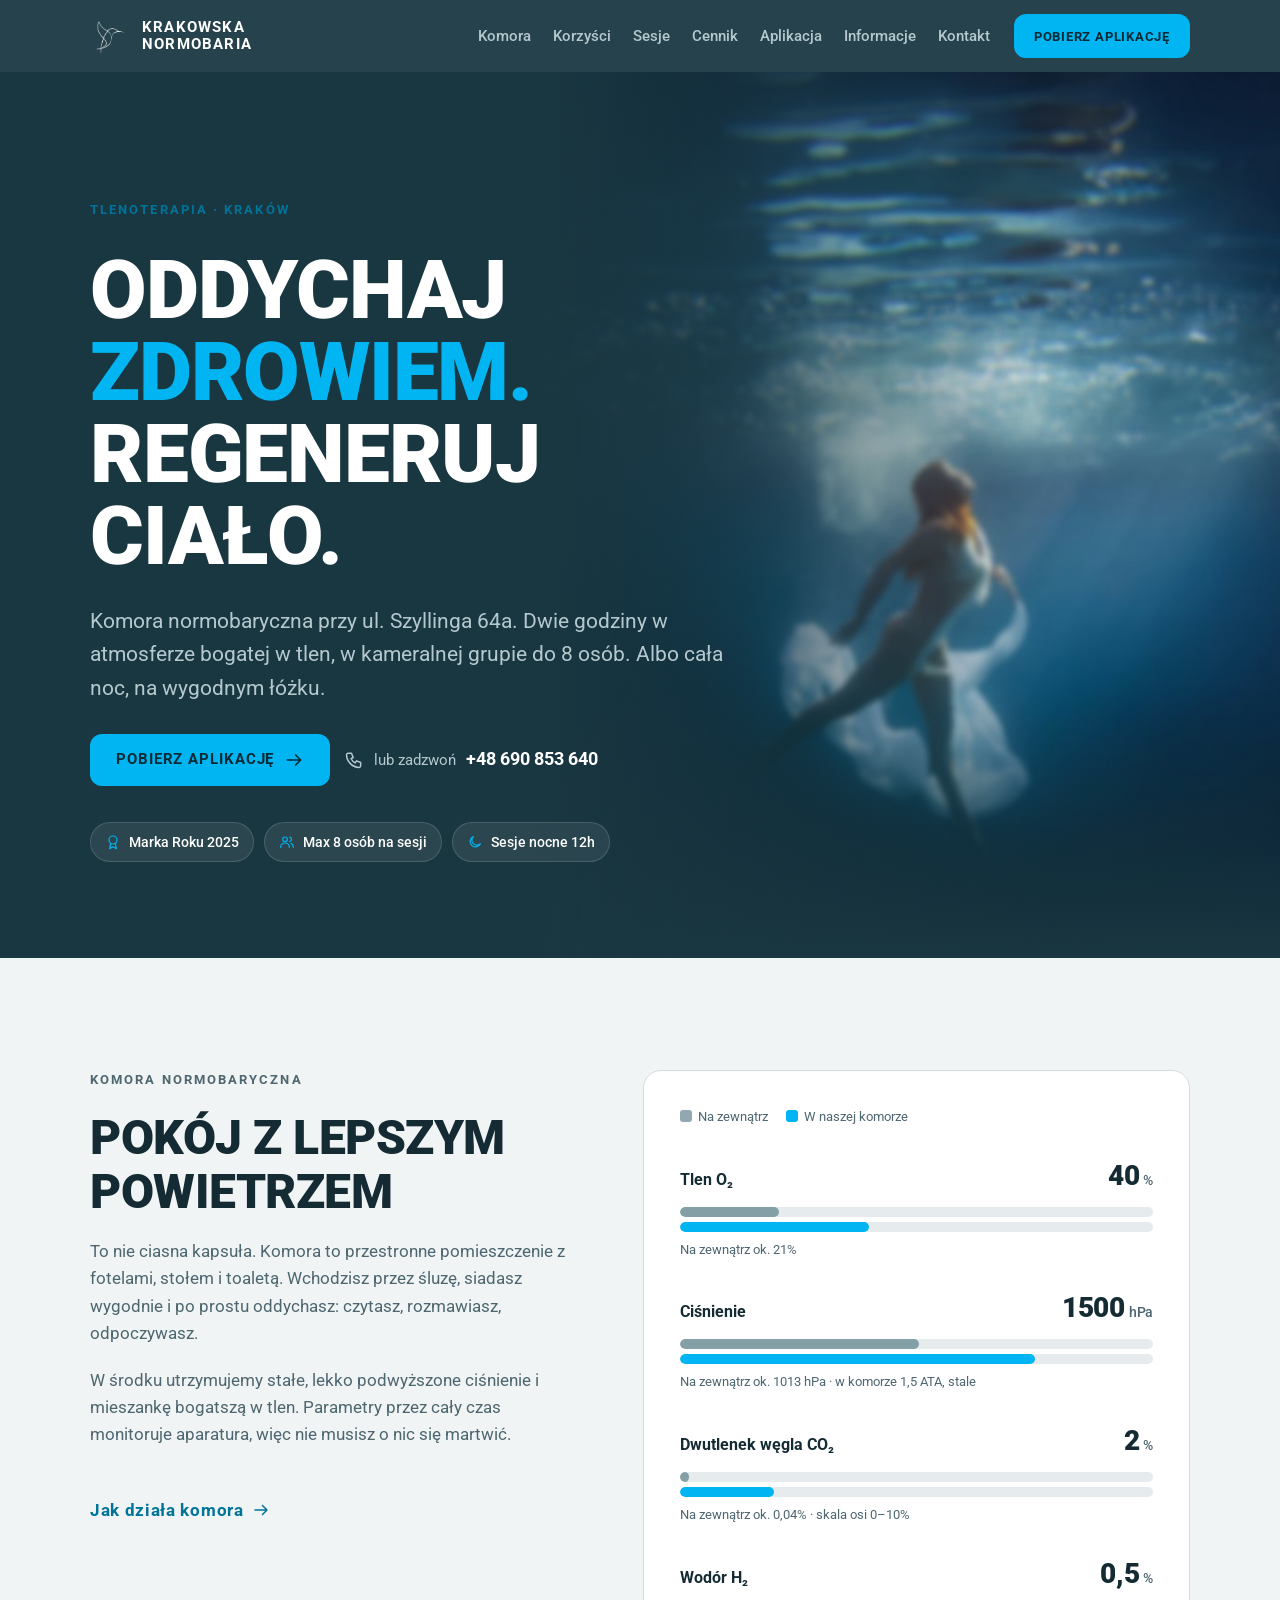
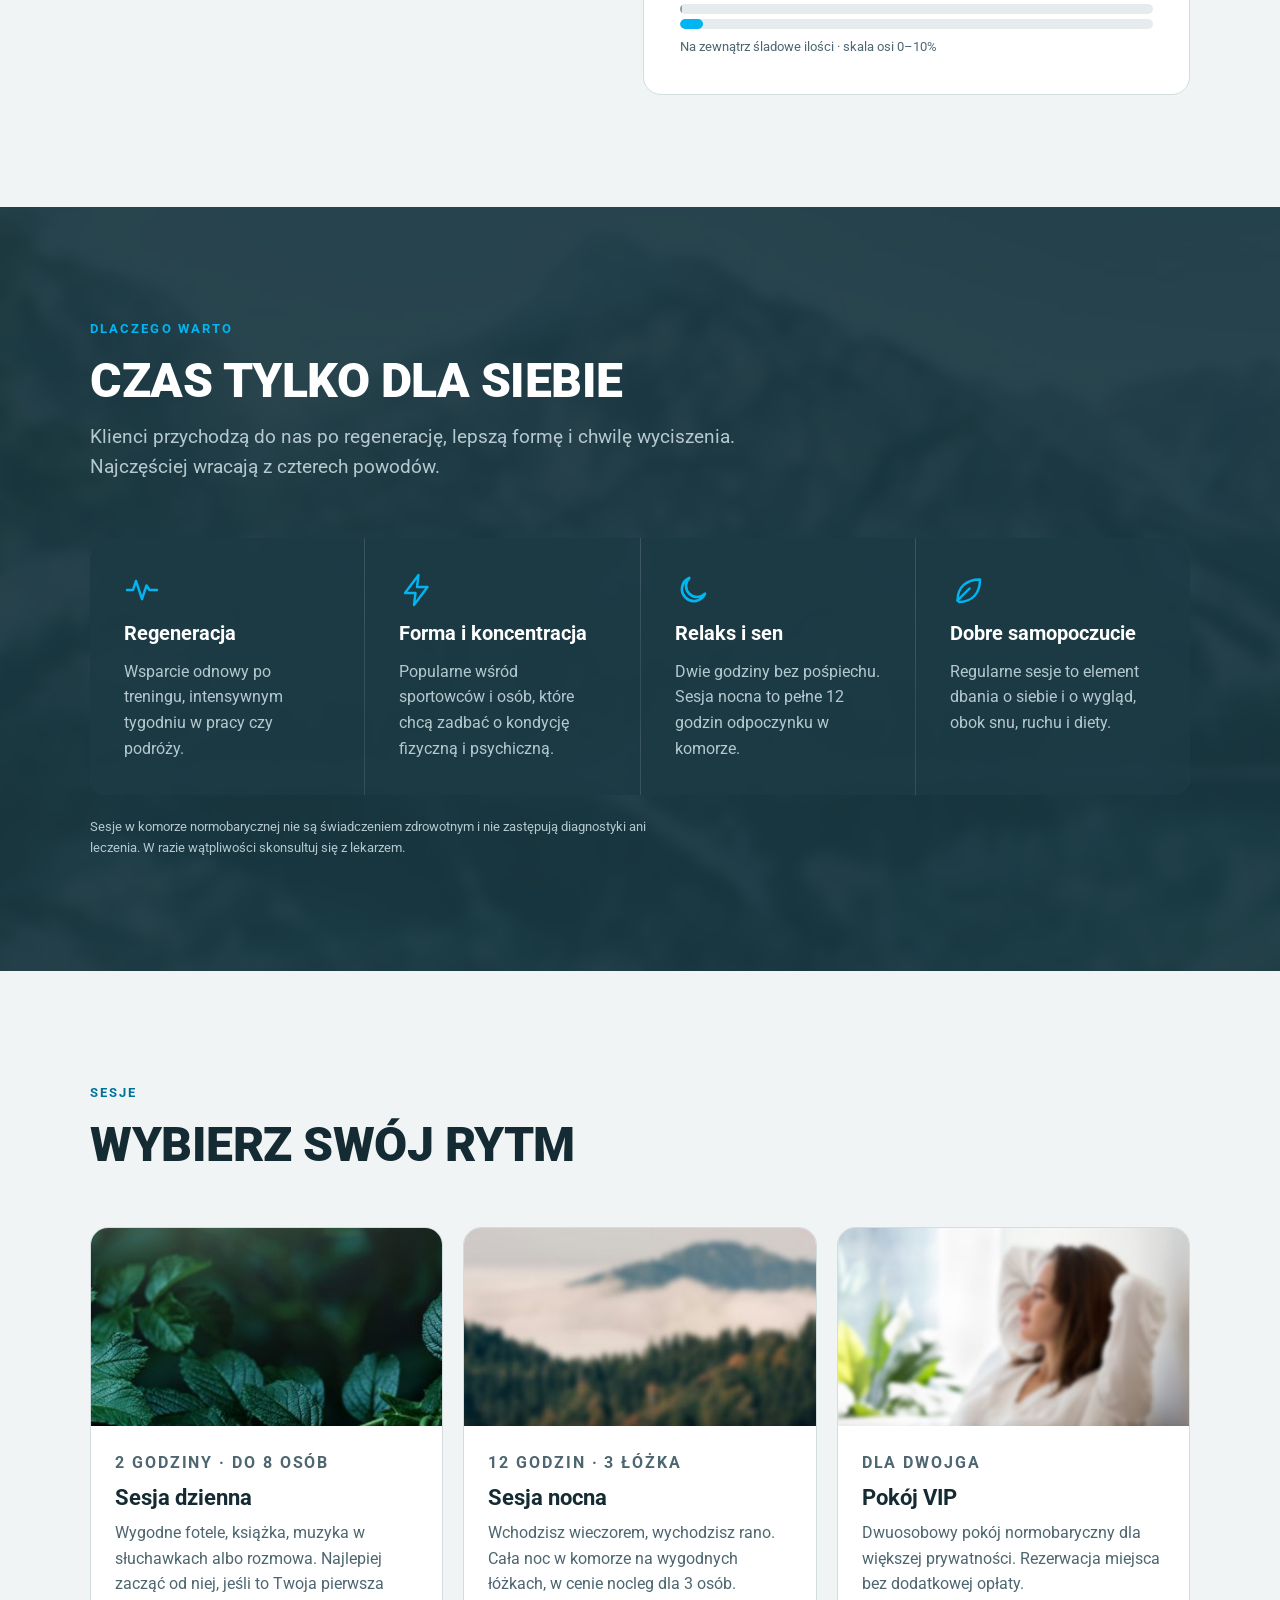
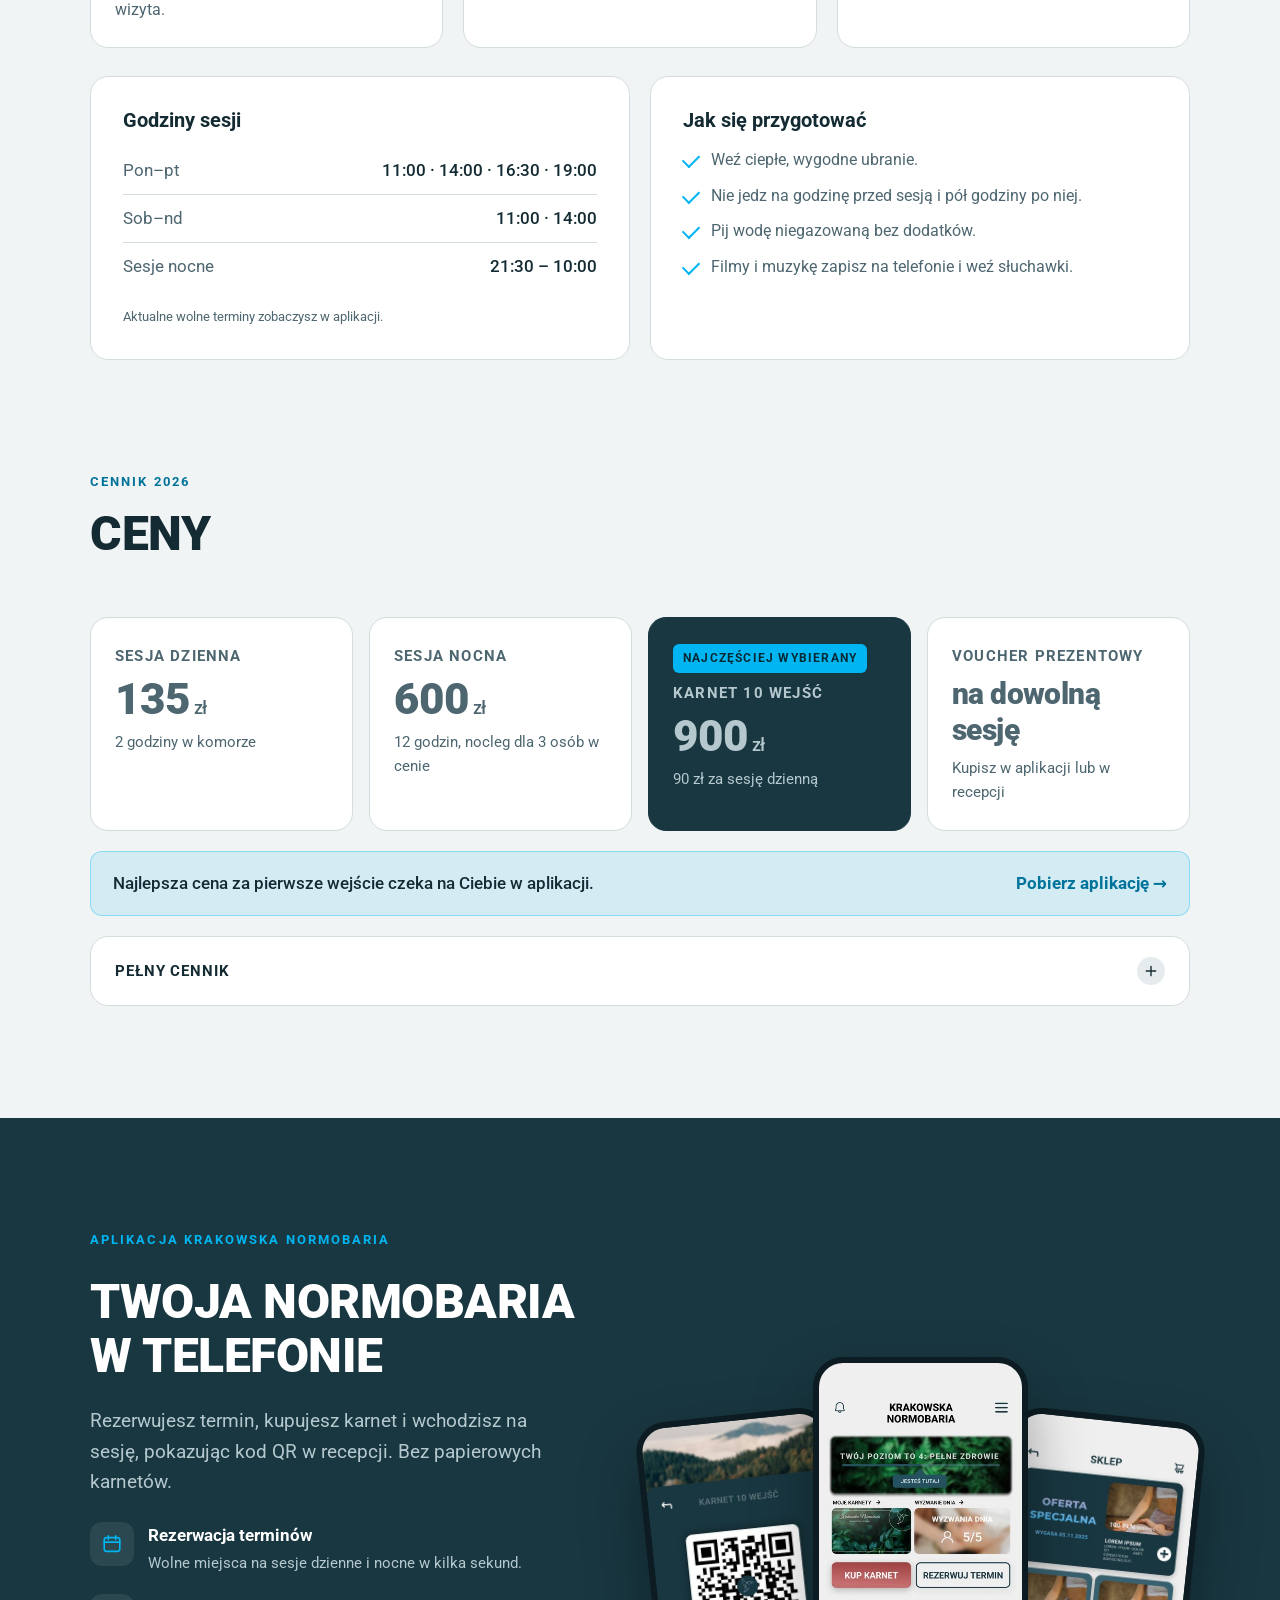
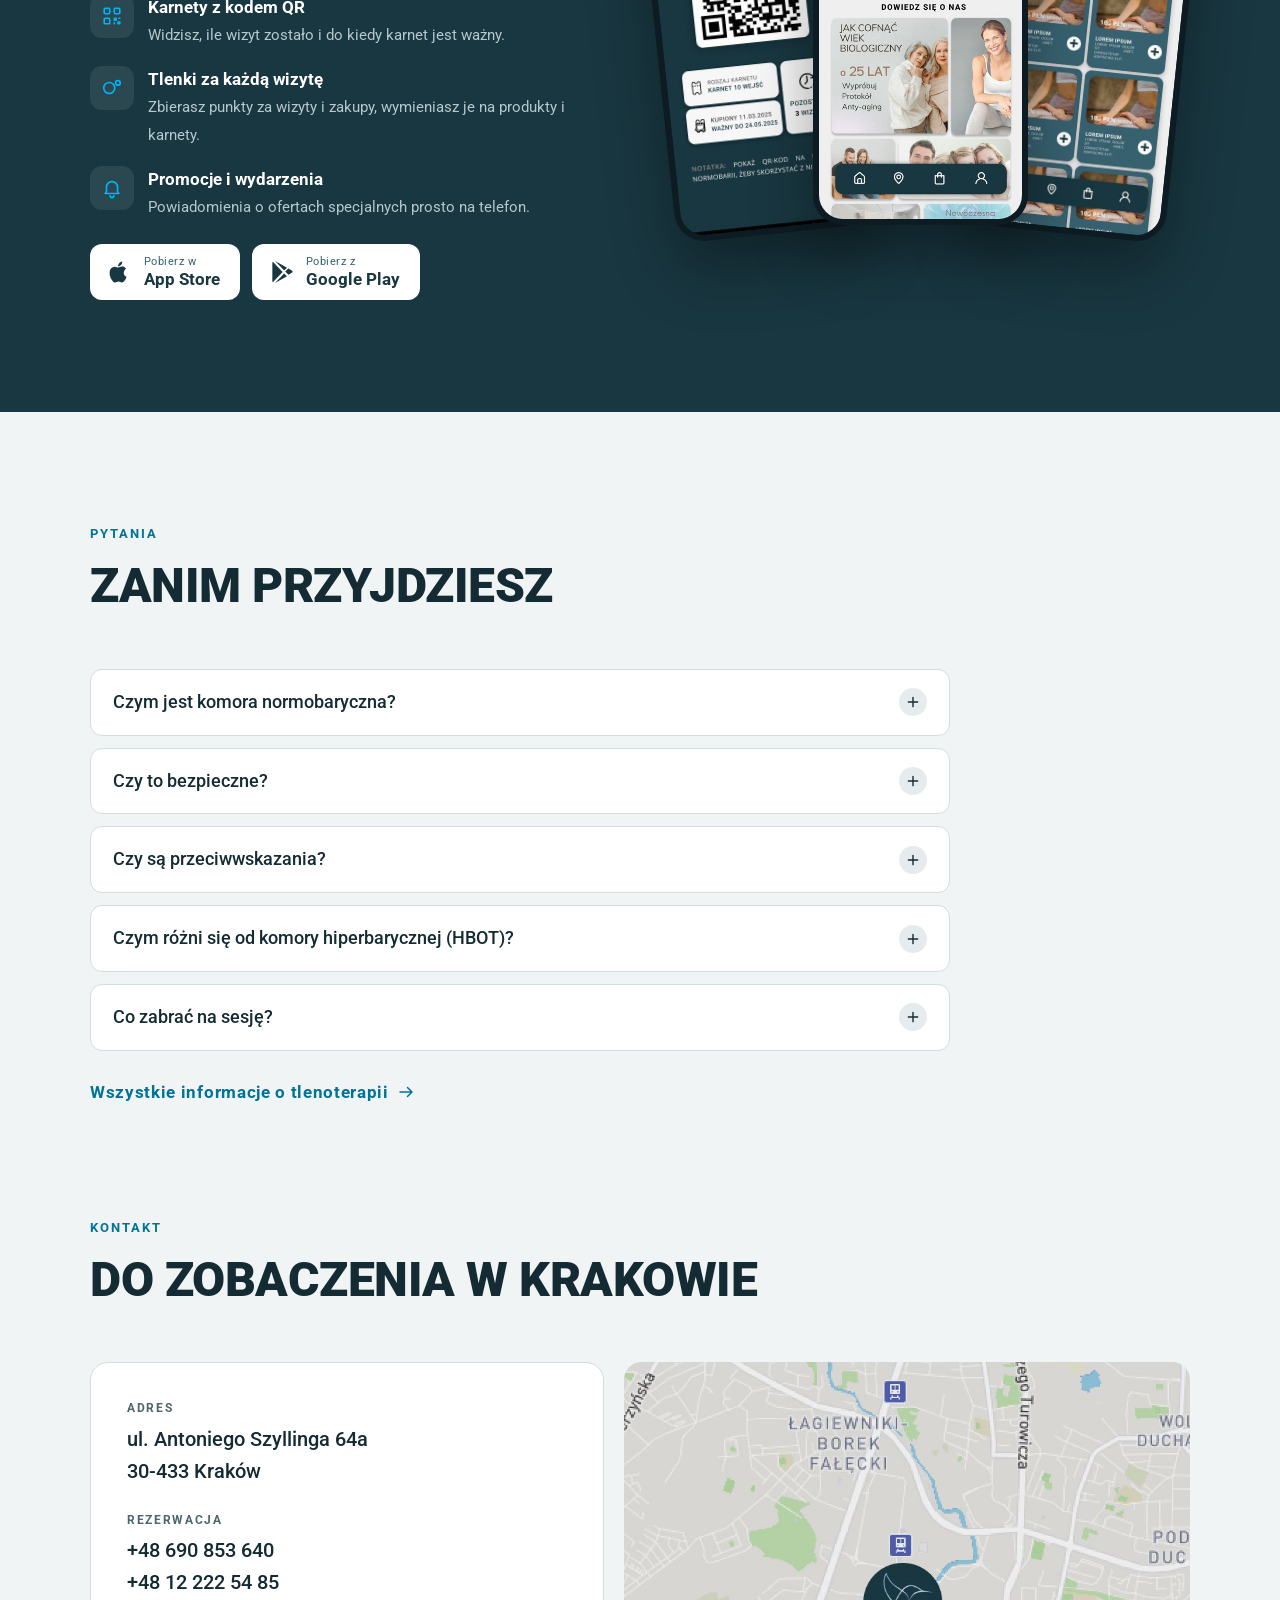
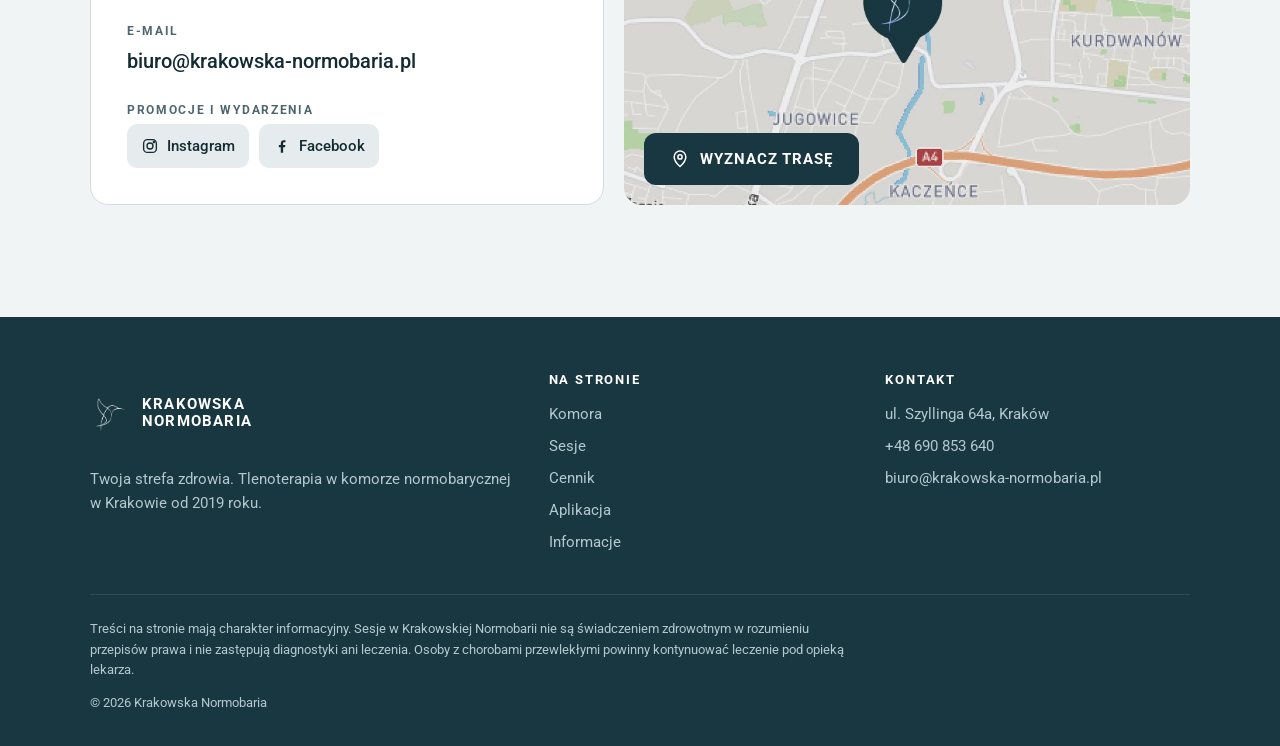
<file: index.html>
<!doctype html>
<html lang="pl">
<head>
<meta charset="utf-8">
<meta name="viewport" content="width=device-width, initial-scale=1, viewport-fit=cover">
<title>Krakowska Normobaria</title>
<meta name="description" content="Tlenoterapia w komorze normobarycznej w Krakowie. Sesje dzienne 2h i nocne 12h, max 8 osób. Rezerwuj w aplikacji Krakowska Normobaria. ul. Szyllinga 64a.">
<link rel="preconnect" href="https://fonts.googleapis.com">
<link rel="preconnect" href="https://fonts.gstatic.com" crossorigin>
<link rel="stylesheet" href="https://fonts.googleapis.com/css2?family=Roboto:wght@300;400;500;700;900&display=swap">
<link rel="stylesheet" href="styles.css">
</head>
<body>
<svg width="0" height="0" style="position:absolute" aria-hidden="true">
  <defs>
    <symbol id="i-phone" viewBox="0 0 24 24" fill="none" stroke="currentColor" stroke-width="1.8" stroke-linecap="round" stroke-linejoin="round"><path d="M5 4h4l2 5-2.5 1.5a11 11 0 0 0 5 5L15 13l5 2v4a2 2 0 0 1-2 2A16 16 0 0 1 3 6a2 2 0 0 1 2-2"/></symbol>
    <symbol id="i-apple" viewBox="0 0 24 24" fill="currentColor"><path d="M16.4 12.6c0-2.4 2-3.6 2.1-3.7-1.1-1.7-2.9-1.9-3.5-1.9-1.5-.2-2.9.9-3.7.9-.8 0-1.9-.9-3.2-.8-1.6 0-3.1 1-4 2.4-1.7 3-.4 7.3 1.2 9.7.8 1.2 1.8 2.5 3 2.4 1.2 0 1.7-.8 3.2-.8s1.9.8 3.2.8c1.3 0 2.2-1.2 3-2.4.9-1.3 1.3-2.7 1.3-2.8-.1 0-2.6-1-2.6-3.8zM14 5.4c.7-.8 1.1-1.9 1-3-1 0-2.1.7-2.8 1.5-.6.7-1.2 1.8-1 2.9 1 .1 2.1-.6 2.8-1.4z"/></symbol>
    <symbol id="i-play" viewBox="0 0 24 24" fill="currentColor"><path d="M4.5 2.6c-.3.3-.5.7-.5 1.3v16.2c0 .6.2 1 .5 1.3l9-9.4-9-9.4zm10.4 8.1 2.6-2.7L6.6 1.9l8.3 8.8zm0 2.6-8.3 8.8 10.9-6.1-2.6-2.7zm3.9-4.6-2.9 2.9 2.9 2.9 3.2-1.8c.9-.5.9-1.7 0-2.2l-3.2-1.8z"/></symbol>
    <symbol id="i-award" viewBox="0 0 24 24" fill="none" stroke="currentColor" stroke-width="1.8" stroke-linecap="round" stroke-linejoin="round"><circle cx="12" cy="9" r="6"/><path d="m8.5 14-1.5 8 5-3 5 3-1.5-8"/></symbol>
    <symbol id="i-users" viewBox="0 0 24 24" fill="none" stroke="currentColor" stroke-width="1.8" stroke-linecap="round" stroke-linejoin="round"><circle cx="9" cy="8" r="3.5"/><path d="M2.5 20a6.5 6.5 0 0 1 13 0"/><path d="M16 4.6a3.5 3.5 0 0 1 0 6.8M18 14a6.5 6.5 0 0 1 3.5 6"/></symbol>
    <symbol id="i-moon" viewBox="0 0 24 24" fill="none" stroke="currentColor" stroke-width="1.8" stroke-linecap="round" stroke-linejoin="round"><path d="M20 14.5A8 8 0 1 1 9.5 4a6.5 6.5 0 0 0 10.5 10.5z"/></symbol>
    <symbol id="i-pulse" viewBox="0 0 24 24" fill="none" stroke="currentColor" stroke-width="1.6" stroke-linecap="round" stroke-linejoin="round"><path d="M2 12h4l2-6 4 12 3-9 2 3h5"/></symbol>
    <symbol id="i-bolt" viewBox="0 0 24 24" fill="none" stroke="currentColor" stroke-width="1.6" stroke-linecap="round" stroke-linejoin="round"><path d="M13 2 4 14h7l-1 8 9-12h-7z"/></symbol>
    <symbol id="i-leaf" viewBox="0 0 24 24" fill="none" stroke="currentColor" stroke-width="1.6" stroke-linecap="round" stroke-linejoin="round"><path d="M5 19c0-9 6-14 15-14 0 9-5 15-14 15"/><path d="M5 19 13 11"/></symbol>
    <symbol id="i-calendar" viewBox="0 0 24 24" fill="none" stroke="currentColor" stroke-width="1.8" stroke-linecap="round" stroke-linejoin="round"><rect x="3.5" y="5" width="17" height="15" rx="2.5"/><path d="M3.5 10h17M8 3v4M16 3v4"/></symbol>
    <symbol id="i-qr" viewBox="0 0 24 24" fill="none" stroke="currentColor" stroke-width="1.8" stroke-linecap="round" stroke-linejoin="round"><rect x="3.5" y="3.5" width="6" height="6" rx="1"/><rect x="14.5" y="3.5" width="6" height="6" rx="1"/><rect x="3.5" y="14.5" width="6" height="6" rx="1"/><path d="M14.5 14.5h2v2h-2zM18.5 18.5h2v2h-2zM14.5 19.5v1M19.5 14.5h1"/></symbol>
    <symbol id="i-o2" viewBox="0 0 24 24" fill="none" stroke="currentColor" stroke-width="1.8" stroke-linecap="round" stroke-linejoin="round"><circle cx="9" cy="12" r="6"/><circle cx="18.5" cy="6.5" r="2.5"/></symbol>
    <symbol id="i-bell" viewBox="0 0 24 24" fill="none" stroke="currentColor" stroke-width="1.8" stroke-linecap="round" stroke-linejoin="round"><path d="M6 16V11a6 6 0 0 1 12 0v5l1.5 2h-15z"/><path d="M10 20.5a2 2 0 0 0 4 0"/></symbol>
    <symbol id="i-plus" viewBox="0 0 24 24" fill="none" stroke="currentColor" stroke-width="2.4" stroke-linecap="round"><path d="M12 4v16M4 12h16"/></symbol>
    <symbol id="i-arrow" viewBox="0 0 24 24" fill="none" stroke="currentColor" stroke-width="2" stroke-linecap="round" stroke-linejoin="round"><path d="M4 12h16M14 6l6 6-6 6"/></symbol>
    <symbol id="i-menu" viewBox="0 0 24 24" fill="none" stroke="currentColor" stroke-width="2" stroke-linecap="round"><path d="M3 6h18M3 12h18M3 18h18"/></symbol>
    <symbol id="i-pin" viewBox="0 0 24 24" fill="none" stroke="currentColor" stroke-width="1.8" stroke-linecap="round" stroke-linejoin="round"><path d="M12 21s-7-6.2-7-11.5a7 7 0 0 1 14 0C19 14.8 12 21 12 21z"/><circle cx="12" cy="9.5" r="2.5"/></symbol>
    <symbol id="i-ig" viewBox="0 0 24 24" fill="none" stroke="currentColor" stroke-width="1.8"><rect x="3.5" y="3.5" width="17" height="17" rx="5"/><circle cx="12" cy="12" r="4"/><circle cx="17.2" cy="6.8" r=".8" fill="currentColor"/></symbol>
    <symbol id="i-fb" viewBox="0 0 24 24" fill="currentColor"><path d="M13.5 21v-7.5h2.6l.4-3h-3V8.6c0-.9.3-1.5 1.5-1.5h1.6V4.4c-.3 0-1.2-.1-2.3-.1-2.3 0-3.9 1.4-3.9 4v2.2H7.8v3h2.6V21z"/></symbol>
  </defs>
</svg>

<header class="site-header" id="top">
  <nav class="wrap nav" aria-label="Główna nawigacja">
    <a class="brand" href="index.html"><img src="img/kolibri.png" alt=""><span>Krakowska<br>Normobaria</span></a>
    <ul class="nav-links" id="nav-links">
      <li><a href="#komora">Komora</a></li>
      <li><a href="#korzysci">Korzyści</a></li>
      <li><a href="#sesje">Sesje</a></li>
      <li><a href="#cennik">Cennik</a></li>
      <li><a href="#aplikacja">Aplikacja</a></li>
      <li><a href="informacje.html">Informacje</a></li>
      <li><a href="#kontakt">Kontakt</a></li>
    </ul>
    <a class="btn btn-primary" href="#aplikacja">Pobierz aplikację</a>
    <button class="menu-btn" id="menu-btn" aria-expanded="false" aria-controls="nav-links" aria-label="Menu"><svg><use href="#i-menu"/></svg></button>
  </nav>
</header>

<main>
  <!-- HERO -->
  <section class="hero">
    <div class="hero-media"><img src="img/woda.jpg" alt=""></div>
    <div class="wrap">
      <div class="hero-inner">
        <p class="eyebrow">Tlenoterapia · Kraków</p>
        <h1>Oddychaj <em>zdrowiem.</em> Regeneruj ciało.</h1>
        <p class="lead">Komora normobaryczna przy ul. Szyllinga 64a. Dwie godziny w atmosferze bogatej w tlen, w kameralnej grupie do 8 osób. Albo cała noc, na wygodnym łóżku.</p>
        <div class="hero-actions">
          <a class="btn btn-primary" href="#aplikacja">Pobierz aplikację <svg><use href="#i-arrow"/></svg></a>
          <div class="hero-call"><svg width="20" height="20"><use href="#i-phone"/></svg><span>lub zadzwoń</span><a href="tel:+48690853640">+48 690 853 640</a></div>
        </div>
        <div class="hero-facts">
          <span class="chip"><svg><use href="#i-award"/></svg>Marka Roku 2025</span>
          <span class="chip"><svg><use href="#i-users"/></svg>Max 8 osób na sesji</span>
          <span class="chip"><svg><use href="#i-moon"/></svg>Sesje nocne 12h</span>
        </div>
      </div>
    </div>
  </section>

  <!-- KOMORA / ATMOSFERA -->
  <section class="section" id="komora">
    <div class="wrap atmo">
      <div class="atmo-text">
        <p class="eyebrow">Komora normobaryczna</p>
        <h2 class="h2">Pokój z lepszym powietrzem</h2>
        <p>To nie ciasna kapsuła. Komora to przestronne pomieszczenie z fotelami, stołem i toaletą. Wchodzisz przez śluzę, siadasz wygodnie i po prostu oddychasz: czytasz, rozmawiasz, odpoczywasz.</p>
        <p>W środku utrzymujemy stałe, lekko podwyższone ciśnienie i mieszankę bogatszą w tlen. Parametry przez cały czas monitoruje aparatura, więc nie musisz o nic się martwić.</p>
        <a class="more-link" href="informacje.html#jak-dziala">Jak działa komora <svg><use href="#i-arrow"/></svg></a>
      </div>

      <div class="gauge" aria-label="Porównanie atmosfery na zewnątrz i w komorze">
        <div class="gauge-legend"><span><i style="background:var(--deep-2);opacity:.55"></i>Na zewnątrz</span><span><i style="background:var(--accent)"></i>W naszej komorze</span></div>

        <div class="g-row">
          <div class="g-head"><b>Tlen O₂</b><span>40<small>%</small></span></div>
          <div class="g-bars">
            <div class="bar out"><i style="width:21%"></i></div>
            <div class="bar in"><i style="width:40%"></i></div>
          </div>
          <p class="g-note">Na zewnątrz ok. 21%</p>
        </div>

        <div class="g-row">
          <div class="g-head"><b>Ciśnienie</b><span>1500<small>hPa</small></span></div>
          <div class="g-bars">
            <div class="bar out"><i style="width:50.6%"></i></div>
            <div class="bar in"><i style="width:75%"></i></div>
          </div>
          <p class="g-note">Na zewnątrz ok. 1013 hPa · w komorze 1,5 ATA, stale</p>
        </div>

        <div class="g-row">
          <div class="g-head"><b>Dwutlenek węgla CO₂</b><span>2<small>%</small></span></div>
          <div class="g-bars">
            <div class="bar out"><i style="width:2%"></i></div>
            <div class="bar in"><i style="width:20%"></i></div>
          </div>
          <p class="g-note">Na zewnątrz ok. 0,04% · skala osi 0–10%</p>
        </div>

        <div class="g-row">
          <div class="g-head"><b>Wodór H₂</b><span>0,5<small>%</small></span></div>
          <div class="g-bars">
            <div class="bar out"><i style="width:0.5%"></i></div>
            <div class="bar in"><i style="width:5%"></i></div>
          </div>
          <p class="g-note">Na zewnątrz śladowe ilości · skala osi 0–10%</p>
        </div>
      </div>
    </div>
  </section>

  <!-- KORZYŚCI -->
  <section class="section benefits on-deep" id="korzysci">
    <div class="benefits-bg"><img src="img/jezioro.jpg" alt=""></div>
    <div class="wrap">
      <div class="section-head">
        <p class="eyebrow">Dlaczego warto</p>
        <h2 class="h2">Czas tylko dla siebie</h2>
        <p class="lead">Klienci przychodzą do nas po regenerację, lepszą formę i chwilę wyciszenia. Najczęściej wracają z czterech powodów.</p>
      </div>
      <div class="ben-grid">
        <div class="ben"><svg><use href="#i-pulse"/></svg><h3>Regeneracja</h3><p>Wsparcie odnowy po treningu, intensywnym tygodniu w pracy czy podróży.</p></div>
        <div class="ben"><svg><use href="#i-bolt"/></svg><h3>Forma i koncentracja</h3><p>Popularne wśród sportowców i osób, które chcą zadbać o kondycję fizyczną i psychiczną.</p></div>
        <div class="ben"><svg><use href="#i-moon"/></svg><h3>Relaks i sen</h3><p>Dwie godziny bez pośpiechu. Sesja nocna to pełne 12 godzin odpoczynku w komorze.</p></div>
        <div class="ben"><svg><use href="#i-leaf"/></svg><h3>Dobre samopoczucie</h3><p>Regularne sesje to element dbania o siebie i o wygląd, obok snu, ruchu i diety.</p></div>
      </div>
      <p class="disclaimer-inline">Sesje w komorze normobarycznej nie są świadczeniem zdrowotnym i nie zastępują diagnostyki ani leczenia. W razie wątpliwości skonsultuj się z lekarzem.</p>
    </div>
  </section>

  <!-- SESJE -->
  <section class="section" id="sesje">
    <div class="wrap">
      <div class="section-head">
        <p class="eyebrow">Sesje</p>
        <h2 class="h2">Wybierz swój rytm</h2>
      </div>
      <div class="sess-grid">
        <article class="sess">
          <div class="sess-img"><img src="img/liscie.jpg" alt=""></div>
          <div class="sess-body">
            <p class="sess-meta">2 godziny · do 8 osób</p>
            <h3>Sesja dzienna</h3>
            <p>Wygodne fotele, książka, muzyka w słuchawkach albo rozmowa. Najlepiej zacząć od niej, jeśli to Twoja pierwsza wizyta.</p>
          </div>
        </article>
        <article class="sess">
          <div class="sess-img"><img src="img/las.jpg" alt=""></div>
          <div class="sess-body">
            <p class="sess-meta">12 godzin · 3 łóżka</p>
            <h3>Sesja nocna</h3>
            <p>Wchodzisz wieczorem, wychodzisz rano. Cała noc w komorze na wygodnych łóżkach, w cenie nocleg dla 3 osób.</p>
          </div>
        </article>
        <article class="sess">
          <div class="sess-img"><img src="img/relaks.jpg" alt=""></div>
          <div class="sess-body">
            <p class="sess-meta">Dla dwojga</p>
            <h3>Pokój VIP</h3>
            <p>Dwuosobowy pokój normobaryczny dla większej prywatności. Rezerwacja miejsca bez dodatkowej opłaty.</p>
          </div>
        </article>
      </div>

      <div class="plan">
        <div class="panel">
          <h3>Godziny sesji</h3>
          <dl class="hours">
            <div><dt>Pon–pt</dt><dd>11:00 · 14:00 · 16:30 · 19:00</dd></div>
            <div><dt>Sob–nd</dt><dd>11:00 · 14:00</dd></div>
            <div><dt>Sesje nocne</dt><dd>21:30 – 10:00</dd></div>
          </dl>
          <p class="note">Aktualne wolne terminy zobaczysz w aplikacji.</p>
        </div>
        <div class="panel">
          <h3>Jak się przygotować</h3>
          <ul class="ticks">
            <li>Weź ciepłe, wygodne ubranie.</li>
            <li>Nie jedz na godzinę przed sesją i pół godziny po niej.</li>
            <li>Pij wodę niegazowaną bez dodatków.</li>
            <li>Filmy i muzykę zapisz na telefonie i weź słuchawki.</li>
          </ul>
        </div>
      </div>
    </div>
  </section>

  <!-- CENNIK -->
  <section class="section" id="cennik" style="padding-top:0">
    <div class="wrap">
      <div class="section-head">
        <p class="eyebrow">Cennik 2026</p>
        <h2 class="h2">Ceny</h2>
      </div>
      <div class="price-grid">
        <div class="price">
          <p class="p-name">Sesja dzienna</p>
          <p class="p-val">135<small>zł</small></p>
          <p>2 godziny w komorze</p>
        </div>
        <div class="price">
          <p class="p-name">Sesja nocna</p>
          <p class="p-val">600<small>zł</small></p>
          <p>12 godzin, nocleg dla 3 osób w cenie</p>
        </div>
        <div class="price feat">
          <span class="tag">Najczęściej wybierany</span>
          <p class="p-name">Karnet 10 wejść</p>
          <p class="p-val">900<small>zł</small></p>
          <p>90 zł za sesję dzienną</p>
        </div>
        <div class="price">
          <p class="p-name">Voucher prezentowy</p>
          <p class="p-val" style="font-size:30px;line-height:1.2">na dowolną sesję</p>
          <p>Kupisz w aplikacji lub w recepcji</p>
        </div>
      </div>

      <div class="promo">
        <p>Najlepsza cena za pierwsze wejście czeka na Ciebie w aplikacji.</p>
        <a href="#aplikacja">Pobierz aplikację →</a>
      </div>

      <details class="full">
        <summary>Pełny cennik <span class="plus"><svg><use href="#i-plus"/></svg></span></summary>
        <div class="table-wrap">
          <table class="prices">
            <tbody>
              <tr><th>Sesja dzienna<small>2 godziny</small></th><td>135 zł</td></tr>
              <tr><th>Sesja nocna<small>12 godzin, nocleg dla 3 osób na łóżkach typu dostawka hotelowa</small></th><td>600 zł</td></tr>
              <tr><th>Karnet 5 wejść</th><td>600 zł</td></tr>
              <tr><th>Karnet 10 wejść</th><td>900 zł</td></tr>
              <tr><th>Karnet 50 wejść</th><td>4000 zł</td></tr>
              <tr><th>Karnet 10 sesji nocnych</th><td>4000 zł</td></tr>
              <tr><th>Pakiet intensywna regeneracja<small>20 wejść + 5 noclegów + konsultacja lekarska</small></th><td>3500 zł</td></tr>
            </tbody>
          </table>
        </div>
        <div class="fine">
          <p>Dzieci do 16 lat: 50% rabatu. Dzieci z orzeczeniem o niepełnosprawności: wstęp bezpłatny.</p>
          <p>Ceny dla grup zorganizowanych i większych pakietów ustalamy indywidualnie.</p>
        </div>
      </details>
    </div>
  </section>

  <!-- APLIKACJA -->
  <section class="section app on-deep" id="aplikacja">
    <div class="wrap app-grid">
      <div class="app-copy">
        <p class="eyebrow">Aplikacja Krakowska Normobaria</p>
        <h2 class="h2">Twoja normobaria w telefonie</h2>
        <p class="lead">Rezerwujesz termin, kupujesz karnet i wchodzisz na sesję, pokazując kod QR w recepcji. Bez papierowych karnetów.</p>
        <ul class="feat-list">
          <li><span class="ic"><svg><use href="#i-calendar"/></svg></span><div><b>Rezerwacja terminów</b><span>Wolne miejsca na sesje dzienne i nocne w kilka sekund.</span></div></li>
          <li><span class="ic"><svg><use href="#i-qr"/></svg></span><div><b>Karnety z kodem QR</b><span>Widzisz, ile wizyt zostało i do kiedy karnet jest ważny.</span></div></li>
          <li><span class="ic"><svg><use href="#i-o2"/></svg></span><div><b>Tlenki za każdą wizytę</b><span>Zbierasz punkty za wizyty i zakupy, wymieniasz je na produkty i karnety.</span></div></li>
          <li><span class="ic"><svg><use href="#i-bell"/></svg></span><div><b>Promocje i wydarzenia</b><span>Powiadomienia o ofertach specjalnych prosto na telefon.</span></div></li>
        </ul>
        <div class="store-row">
          <a class="store" href="https://apps.apple.com/pl/app/krakowska-normobaria/id6759474880" target="_blank" rel="noopener"><svg><use href="#i-apple"/></svg><span><small>Pobierz w</small><b>App Store</b></span></a>
          <a class="store" href="https://play.google.com/store/search?q=Krakowska%20Normobaria&amp;c=apps" target="_blank" rel="noopener"><svg><use href="#i-play"/></svg><span><small>Pobierz z</small><b>Google Play</b></span></a>
        </div>
      </div>
      <div class="phones" aria-hidden="true">
        <div class="phone p1"><img src="img/app-karnet.jpg" alt=""></div>
        <div class="phone p2"><img src="img/app-main.jpg" alt=""></div>
        <div class="phone p3"><img src="img/app-sklep.jpg" alt=""></div>
      </div>
    </div>
  </section>

  <!-- FAQ -->
  <section class="section" id="faq">
    <div class="wrap">
      <div class="section-head">
        <p class="eyebrow">Pytania</p>
        <h2 class="h2">Zanim przyjdziesz</h2>
      </div>
      <div class="faq">
        <details>
          <summary>Czym jest komora normobaryczna? <span class="plus"><svg><use href="#i-plus"/></svg></span></summary>
          <div class="ans"><p>To przestronne pomieszczenie ze stałym, lekko podwyższonym ciśnieniem (1500 hPa) i mieszanką oddechową bogatszą w tlen. Siedzisz w wygodnym fotelu i swobodnie oddychasz, bez masek.</p></div>
        </details>
        <details>
          <summary>Czy to bezpieczne? <span class="plus"><svg><use href="#i-plus"/></svg></span></summary>
          <div class="ans"><p>Stężenie tlenu ok. 40% jest uznawane za bezpieczne i dobrze tolerowane. Skład powietrza i ciśnienie przez cały czas kontroluje aparatura. Jeśli masz wątpliwości zdrowotne, przed pierwszą sesją porozmawiaj z lekarzem.</p></div>
        </details>
        <details>
          <summary>Czy są przeciwwskazania? <span class="plus"><svg><use href="#i-plus"/></svg></span></summary>
          <div class="ans">
            <p>Tak. Na sesję nie przychodź między innymi w przypadku:</p>
            <ul><li>gorączki, kataru i innych objawów grypopodobnych,</li><li>ciąży,</li><li>odmy opłucnowej lub rozedmy płuc.</li></ul>
            <p>Pełną listę znajdziesz w zakładce Informacje.</p>
          </div>
        </details>
        <details>
          <summary>Czym różni się od komory hiperbarycznej (HBOT)? <span class="plus"><svg><use href="#i-plus"/></svg></span></summary>
          <div class="ans"><p>Klasyczna HBOT to zwykle zamknięta kapsuła medyczna, czysty tlen podawany przez maskę i ciśnienie powyżej 2 ATA. U nas jest duży, wygodny pokój, swobodne oddychanie mieszanką i łagodne ciśnienie 1,5 ATA.</p></div>
        </details>
        <details>
          <summary>Co zabrać na sesję? <span class="plus"><svg><use href="#i-plus"/></svg></span></summary>
          <div class="ans"><p>Ciepłe, wygodne ubranie, wodę niegazowaną i coś do zajęcia czasu: książkę, krzyżówki, planszówkę. Filmy i muzykę zapisz wcześniej na telefonie i weź słuchawki.</p></div>
        </details>
      </div>
      <a class="more-link" href="informacje.html">Wszystkie informacje o tlenoterapii <svg><use href="#i-arrow"/></svg></a>
    </div>
  </section>

  <!-- KONTAKT -->
  <section class="section" id="kontakt" style="padding-top:0">
    <div class="wrap">
      <div class="section-head">
        <p class="eyebrow">Kontakt</p>
        <h2 class="h2">Do zobaczenia w Krakowie</h2>
      </div>
      <div class="contact">
        <div class="contact-card">
          <div class="c-item"><span class="lbl">Adres</span><span class="val">ul. Antoniego Szyllinga 64a<br>30-433 Kraków</span></div>
          <div class="c-item"><span class="lbl">Rezerwacja</span><span class="val"><a href="tel:+48690853640">+48 690 853 640</a><br><a href="tel:+48122225485">+48 12 222 54 85</a></span></div>
          <div class="c-item"><span class="lbl">E-mail</span><span class="val"><a href="mailto:biuro@krakowska-normobaria.pl">biuro@krakowska-normobaria.pl</a></span></div>
          <div class="c-item"><span class="lbl">Promocje i wydarzenia</span>
            <div class="socials">
              <a href="https://www.instagram.com/krakowskanormobaria/" target="_blank" rel="noopener"><svg><use href="#i-ig"/></svg>Instagram</a>
              <a href="https://www.facebook.com/KrakowskaNormobaria/" target="_blank" rel="noopener"><svg><use href="#i-fb"/></svg>Facebook</a>
            </div>
          </div>
        </div>
        <div class="map">
          <img src="img/mapa.jpg" alt="Mapa: Krakowska Normobaria, ul. Szyllinga 64a, Łagiewniki-Borek Fałęcki">
          <a class="btn" href="https://www.google.com/maps/search/?api=1&amp;query=Krakowska+Normobaria+Szyllinga+64a+Krak%C3%B3w" target="_blank" rel="noopener"><svg><use href="#i-pin"/></svg>Wyznacz trasę</a>
        </div>
      </div>
    </div>
  </section>
</main>

<footer class="site-footer">
  <div class="wrap">
    <div class="foot-grid">
      <div class="foot-brand">
        <a class="brand" href="index.html"><img src="img/kolibri.png" alt=""><span>Krakowska<br>Normobaria</span></a>
        <p>Twoja strefa zdrowia. Tlenoterapia w komorze normobarycznej w Krakowie od 2019 roku.</p>
      </div>
      <div>
        <h4>Na stronie</h4>
        <ul><li><a href="#komora">Komora</a></li><li><a href="#sesje">Sesje</a></li><li><a href="#cennik">Cennik</a></li><li><a href="#aplikacja">Aplikacja</a></li><li><a href="informacje.html">Informacje</a></li></ul>
      </div>
      <div>
        <h4>Kontakt</h4>
        <ul><li>ul. Szyllinga 64a, Kraków</li><li><a href="tel:+48690853640">+48 690 853 640</a></li><li><a href="mailto:biuro@krakowska-normobaria.pl">biuro@krakowska-normobaria.pl</a></li></ul>
      </div>
    </div>
    <div class="foot-legal">
      <p>Treści na stronie mają charakter informacyjny. Sesje w Krakowskiej Normobarii nie są świadczeniem zdrowotnym w rozumieniu przepisów prawa i nie zastępują diagnostyki ani leczenia. Osoby z chorobami przewlekłymi powinny kontynuować leczenie pod opieką lekarza.</p>
      <p>© 2026 Krakowska Normobaria</p>
    </div>
  </div>
</footer>

<script>
  (function () {
    var h = document.querySelector('.site-header'), b = document.getElementById('menu-btn');
    b.addEventListener('click', function () { var o = h.classList.toggle('open'); b.setAttribute('aria-expanded', o); });
    document.querySelectorAll('.nav-links a').forEach(function (a) { a.addEventListener('click', function () { h.classList.remove('open'); b.setAttribute('aria-expanded', 'false'); }); });
  })();
</script>
</body>
</html>
</file>
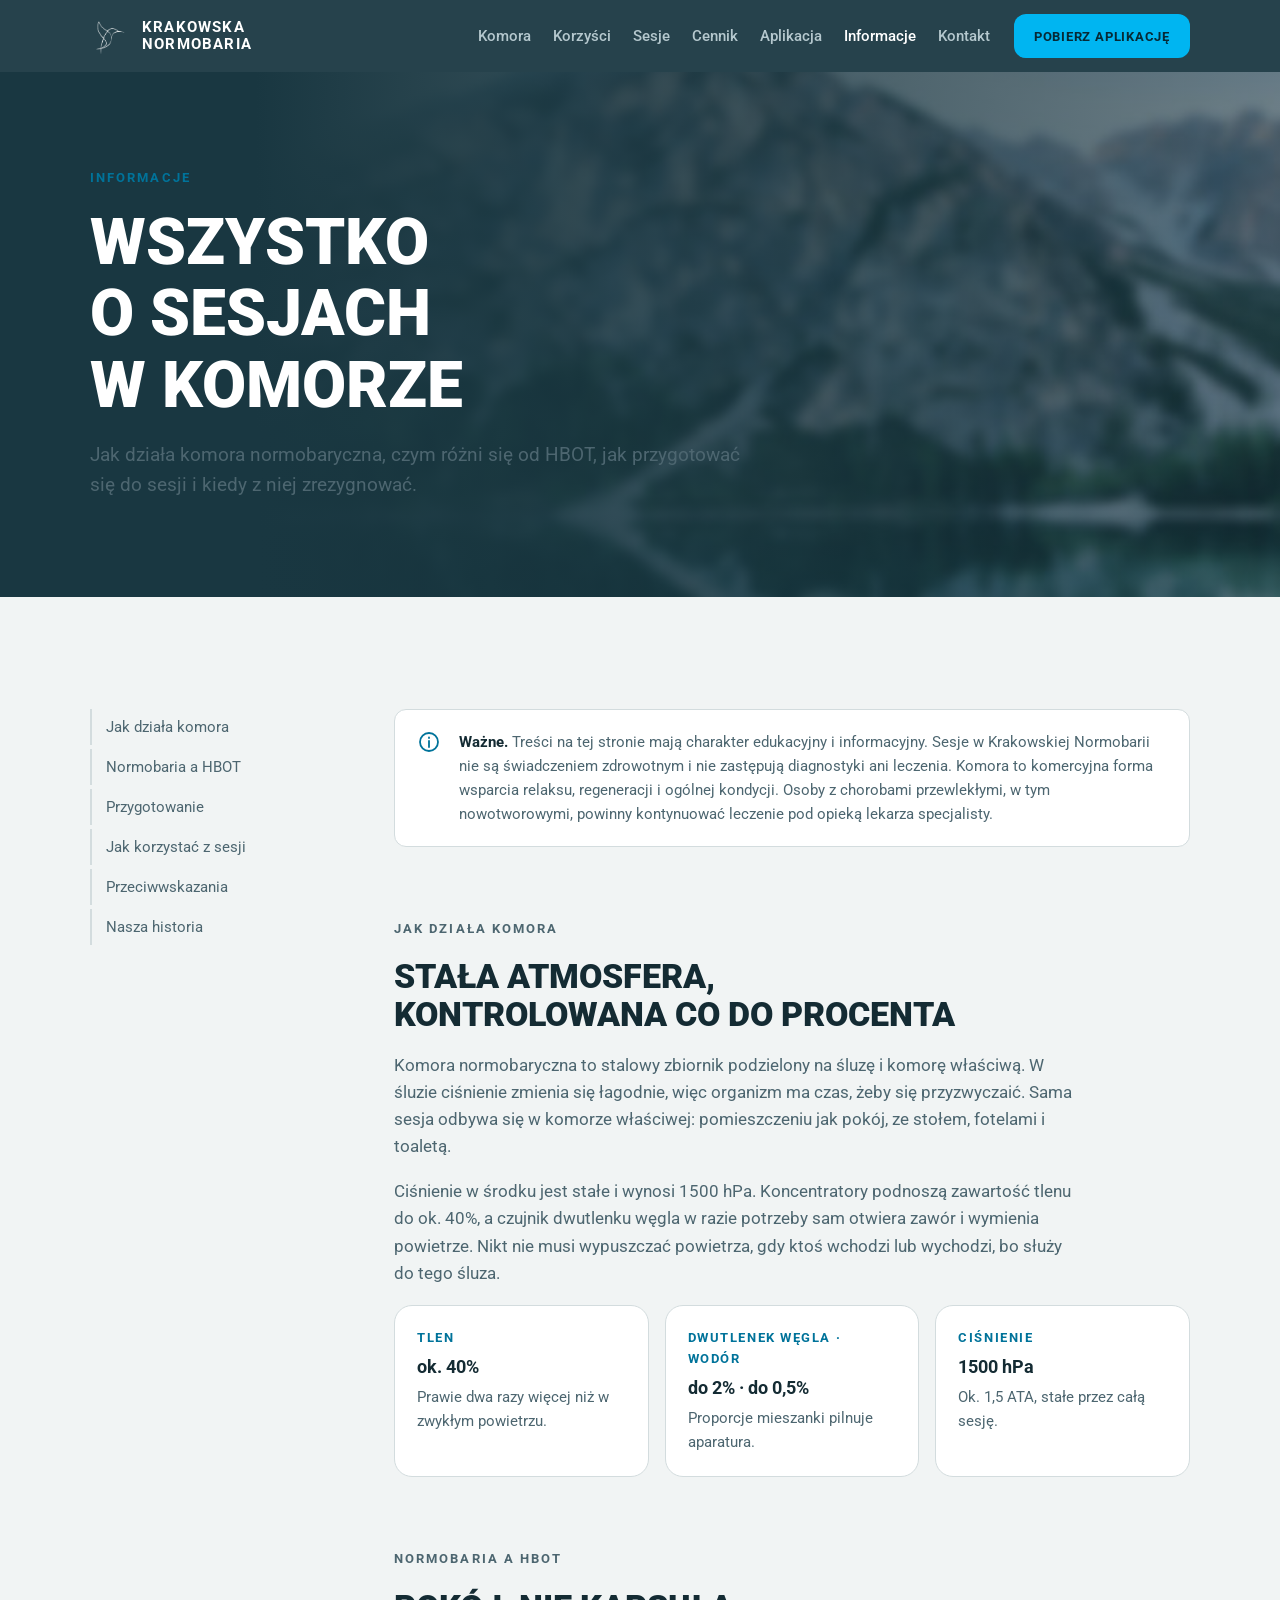
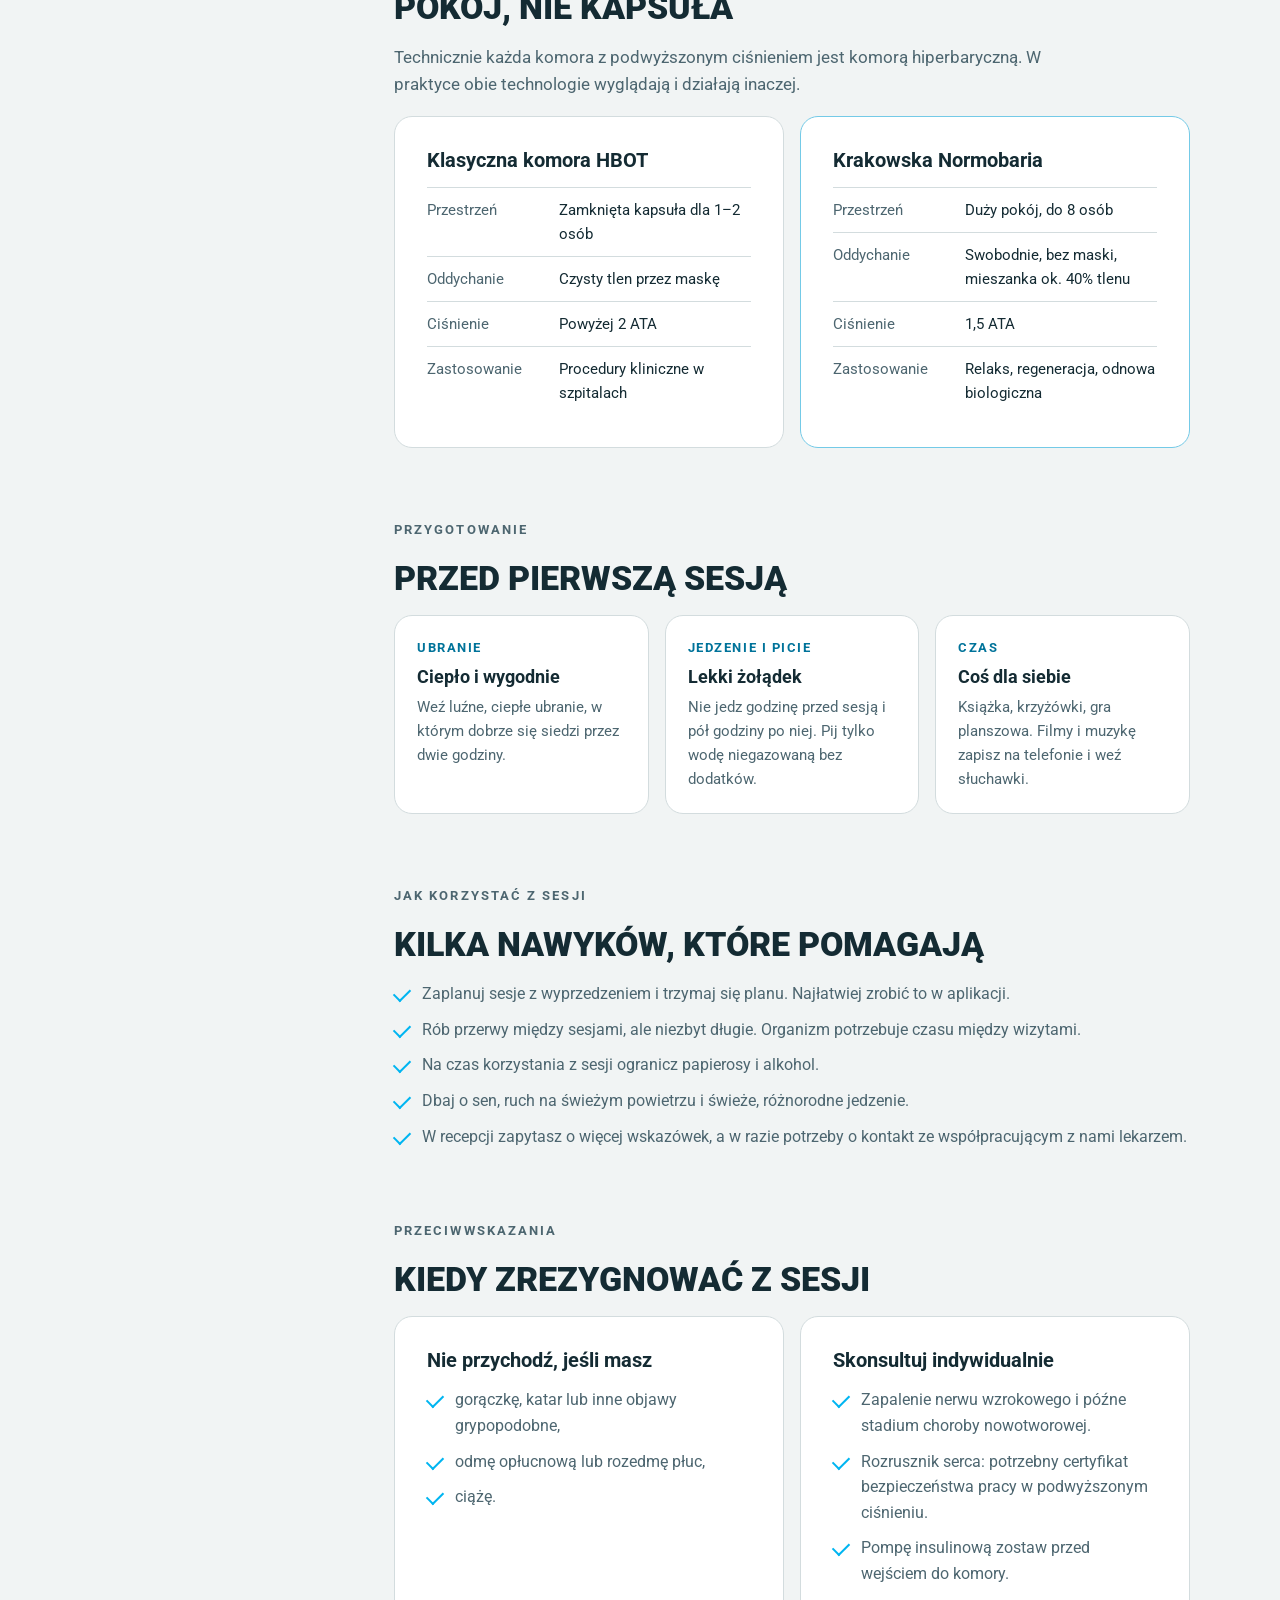
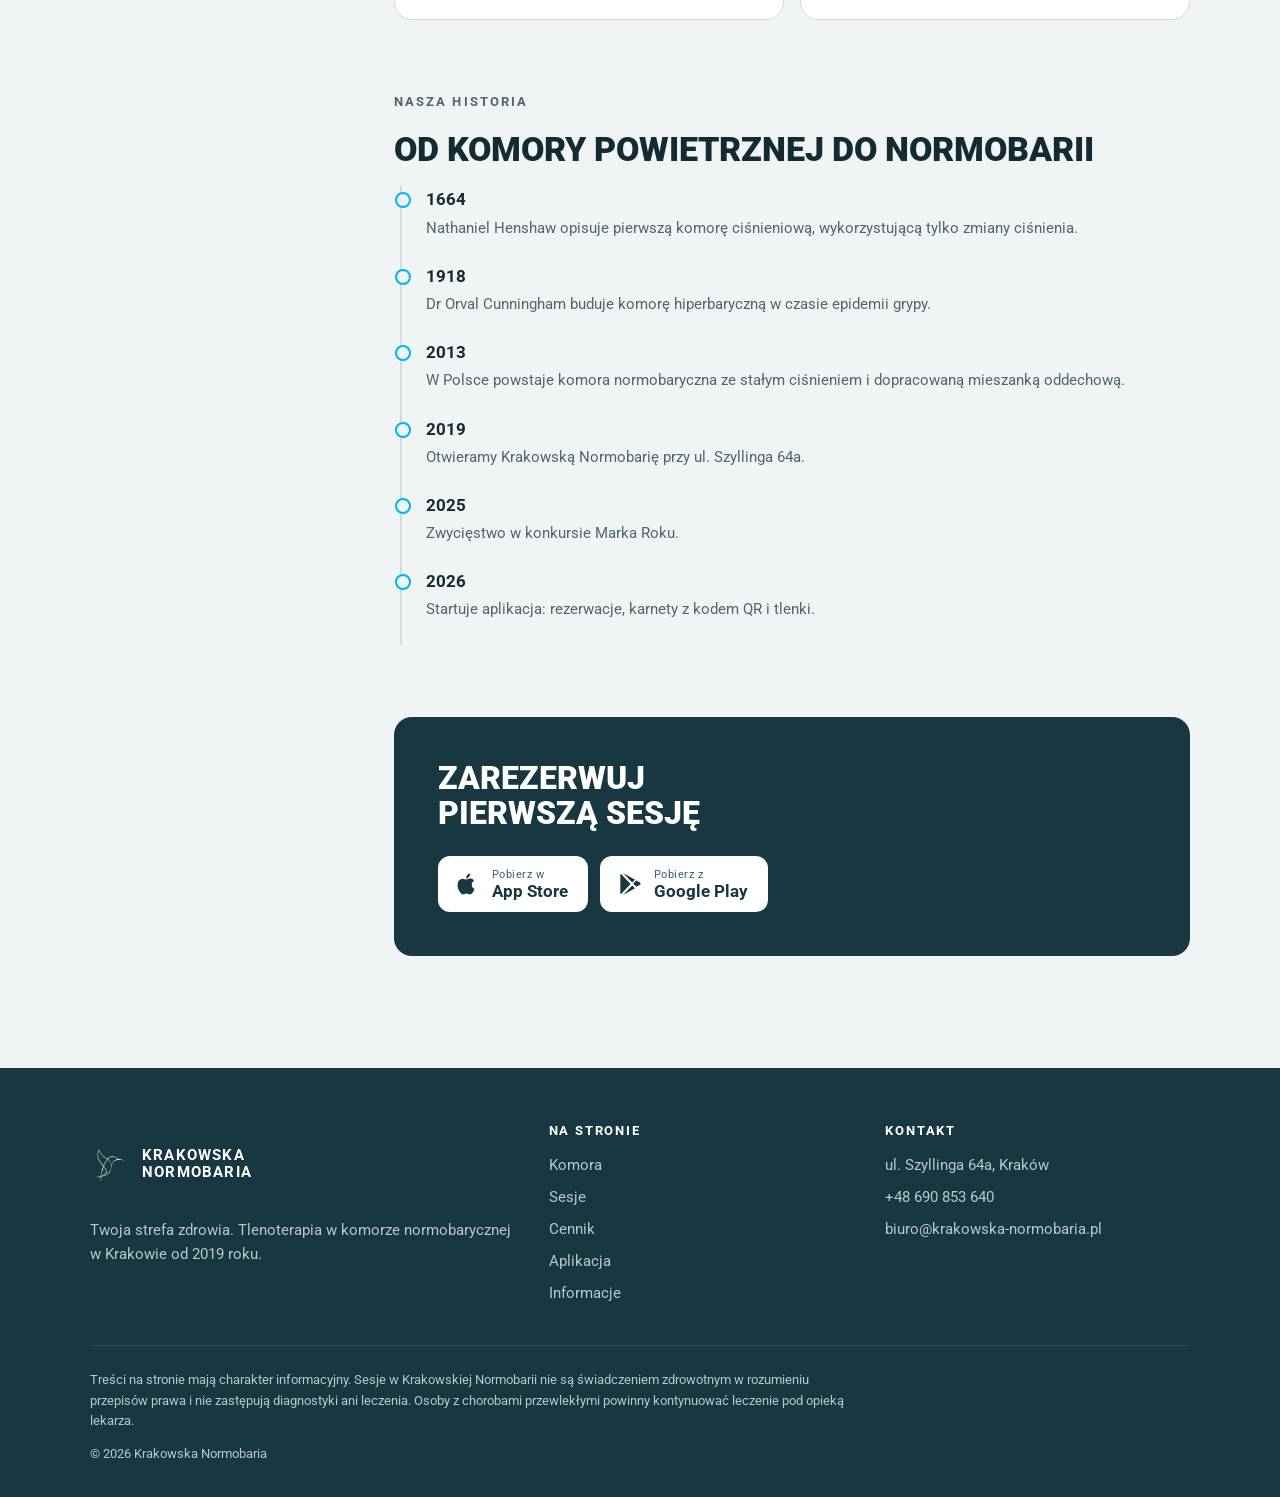
<file: informacje.html>
<!doctype html>
<html lang="pl">
<head>
<meta charset="utf-8">
<meta name="viewport" content="width=device-width, initial-scale=1, viewport-fit=cover">
<title>Informacje · Krakowska Normobaria</title>
<meta name="description" content="Jak działa komora normobaryczna, czym różni się od HBOT, przygotowanie do sesji i przeciwwskazania. Krakowska Normobaria, ul. Szyllinga 64a.">
<link rel="preconnect" href="https://fonts.googleapis.com">
<link rel="preconnect" href="https://fonts.gstatic.com" crossorigin>
<link rel="stylesheet" href="https://fonts.googleapis.com/css2?family=Roboto:wght@300;400;500;700;900&display=swap">
<link rel="stylesheet" href="styles.css">
</head>
<body>
<svg width="0" height="0" style="position:absolute" aria-hidden="true">
  <defs>
    <symbol id="i-phone" viewBox="0 0 24 24" fill="none" stroke="currentColor" stroke-width="1.8" stroke-linecap="round" stroke-linejoin="round"><path d="M5 4h4l2 5-2.5 1.5a11 11 0 0 0 5 5L15 13l5 2v4a2 2 0 0 1-2 2A16 16 0 0 1 3 6a2 2 0 0 1 2-2"/></symbol>
    <symbol id="i-apple" viewBox="0 0 24 24" fill="currentColor"><path d="M16.4 12.6c0-2.4 2-3.6 2.1-3.7-1.1-1.7-2.9-1.9-3.5-1.9-1.5-.2-2.9.9-3.7.9-.8 0-1.9-.9-3.2-.8-1.6 0-3.1 1-4 2.4-1.7 3-.4 7.3 1.2 9.7.8 1.2 1.8 2.5 3 2.4 1.2 0 1.7-.8 3.2-.8s1.9.8 3.2.8c1.3 0 2.2-1.2 3-2.4.9-1.3 1.3-2.7 1.3-2.8-.1 0-2.6-1-2.6-3.8zM14 5.4c.7-.8 1.1-1.9 1-3-1 0-2.1.7-2.8 1.5-.6.7-1.2 1.8-1 2.9 1 .1 2.1-.6 2.8-1.4z"/></symbol>
    <symbol id="i-play" viewBox="0 0 24 24" fill="currentColor"><path d="M4.5 2.6c-.3.3-.5.7-.5 1.3v16.2c0 .6.2 1 .5 1.3l9-9.4-9-9.4zm10.4 8.1 2.6-2.7L6.6 1.9l8.3 8.8zm0 2.6-8.3 8.8 10.9-6.1-2.6-2.7zm3.9-4.6-2.9 2.9 2.9 2.9 3.2-1.8c.9-.5.9-1.7 0-2.2l-3.2-1.8z"/></symbol>
    <symbol id="i-award" viewBox="0 0 24 24" fill="none" stroke="currentColor" stroke-width="1.8" stroke-linecap="round" stroke-linejoin="round"><circle cx="12" cy="9" r="6"/><path d="m8.5 14-1.5 8 5-3 5 3-1.5-8"/></symbol>
    <symbol id="i-users" viewBox="0 0 24 24" fill="none" stroke="currentColor" stroke-width="1.8" stroke-linecap="round" stroke-linejoin="round"><circle cx="9" cy="8" r="3.5"/><path d="M2.5 20a6.5 6.5 0 0 1 13 0"/><path d="M16 4.6a3.5 3.5 0 0 1 0 6.8M18 14a6.5 6.5 0 0 1 3.5 6"/></symbol>
    <symbol id="i-moon" viewBox="0 0 24 24" fill="none" stroke="currentColor" stroke-width="1.8" stroke-linecap="round" stroke-linejoin="round"><path d="M20 14.5A8 8 0 1 1 9.5 4a6.5 6.5 0 0 0 10.5 10.5z"/></symbol>
    <symbol id="i-pulse" viewBox="0 0 24 24" fill="none" stroke="currentColor" stroke-width="1.6" stroke-linecap="round" stroke-linejoin="round"><path d="M2 12h4l2-6 4 12 3-9 2 3h5"/></symbol>
    <symbol id="i-bolt" viewBox="0 0 24 24" fill="none" stroke="currentColor" stroke-width="1.6" stroke-linecap="round" stroke-linejoin="round"><path d="M13 2 4 14h7l-1 8 9-12h-7z"/></symbol>
    <symbol id="i-leaf" viewBox="0 0 24 24" fill="none" stroke="currentColor" stroke-width="1.6" stroke-linecap="round" stroke-linejoin="round"><path d="M5 19c0-9 6-14 15-14 0 9-5 15-14 15"/><path d="M5 19 13 11"/></symbol>
    <symbol id="i-calendar" viewBox="0 0 24 24" fill="none" stroke="currentColor" stroke-width="1.8" stroke-linecap="round" stroke-linejoin="round"><rect x="3.5" y="5" width="17" height="15" rx="2.5"/><path d="M3.5 10h17M8 3v4M16 3v4"/></symbol>
    <symbol id="i-qr" viewBox="0 0 24 24" fill="none" stroke="currentColor" stroke-width="1.8" stroke-linecap="round" stroke-linejoin="round"><rect x="3.5" y="3.5" width="6" height="6" rx="1"/><rect x="14.5" y="3.5" width="6" height="6" rx="1"/><rect x="3.5" y="14.5" width="6" height="6" rx="1"/><path d="M14.5 14.5h2v2h-2zM18.5 18.5h2v2h-2zM14.5 19.5v1M19.5 14.5h1"/></symbol>
    <symbol id="i-o2" viewBox="0 0 24 24" fill="none" stroke="currentColor" stroke-width="1.8" stroke-linecap="round" stroke-linejoin="round"><circle cx="9" cy="12" r="6"/><circle cx="18.5" cy="6.5" r="2.5"/></symbol>
    <symbol id="i-bell" viewBox="0 0 24 24" fill="none" stroke="currentColor" stroke-width="1.8" stroke-linecap="round" stroke-linejoin="round"><path d="M6 16V11a6 6 0 0 1 12 0v5l1.5 2h-15z"/><path d="M10 20.5a2 2 0 0 0 4 0"/></symbol>
    <symbol id="i-plus" viewBox="0 0 24 24" fill="none" stroke="currentColor" stroke-width="2.4" stroke-linecap="round"><path d="M12 4v16M4 12h16"/></symbol>
    <symbol id="i-arrow" viewBox="0 0 24 24" fill="none" stroke="currentColor" stroke-width="2" stroke-linecap="round" stroke-linejoin="round"><path d="M4 12h16M14 6l6 6-6 6"/></symbol>
    <symbol id="i-menu" viewBox="0 0 24 24" fill="none" stroke="currentColor" stroke-width="2" stroke-linecap="round"><path d="M3 6h18M3 12h18M3 18h18"/></symbol>
    <symbol id="i-pin" viewBox="0 0 24 24" fill="none" stroke="currentColor" stroke-width="1.8" stroke-linecap="round" stroke-linejoin="round"><path d="M12 21s-7-6.2-7-11.5a7 7 0 0 1 14 0C19 14.8 12 21 12 21z"/><circle cx="12" cy="9.5" r="2.5"/></symbol>
    <symbol id="i-ig" viewBox="0 0 24 24" fill="none" stroke="currentColor" stroke-width="1.8"><rect x="3.5" y="3.5" width="17" height="17" rx="5"/><circle cx="12" cy="12" r="4"/><circle cx="17.2" cy="6.8" r=".8" fill="currentColor"/></symbol>
    <symbol id="i-fb" viewBox="0 0 24 24" fill="currentColor"><path d="M13.5 21v-7.5h2.6l.4-3h-3V8.6c0-.9.3-1.5 1.5-1.5h1.6V4.4c-.3 0-1.2-.1-2.3-.1-2.3 0-3.9 1.4-3.9 4v2.2H7.8v3h2.6V21z"/></symbol>
    <symbol id="i-info" viewBox="0 0 24 24" fill="none" stroke="currentColor" stroke-width="1.8" stroke-linecap="round"><circle cx="12" cy="12" r="9"/><path d="M12 11v6M12 7.5v.5"/></symbol>
  </defs>
</svg>

<header class="site-header" id="top">
  <nav class="wrap nav" aria-label="Główna nawigacja">
    <a class="brand" href="index.html"><img src="img/kolibri.png" alt=""><span>Krakowska<br>Normobaria</span></a>
    <ul class="nav-links" id="nav-links">
      <li><a href="index.html#komora">Komora</a></li>
      <li><a href="index.html#korzysci">Korzyści</a></li>
      <li><a href="index.html#sesje">Sesje</a></li>
      <li><a href="index.html#cennik">Cennik</a></li>
      <li><a href="index.html#aplikacja">Aplikacja</a></li>
      <li><a href="informacje.html" aria-current="page">Informacje</a></li>
      <li><a href="index.html#kontakt">Kontakt</a></li>
    </ul>
    <a class="btn btn-primary" href="index.html#aplikacja">Pobierz aplikację</a>
    <button class="menu-btn" id="menu-btn" aria-expanded="false" aria-controls="nav-links" aria-label="Menu"><svg><use href="index.html#i-menu"/></svg></button>
  </nav>
</header>

<main>
  <section class="page-hero">
    <div class="bg"><img src="img/jezioro.jpg" alt=""></div>
    <div class="wrap">
      <p class="eyebrow">Informacje</p>
      <h1>Wszystko o sesjach w komorze</h1>
      <p class="lead">Jak działa komora normobaryczna, czym różni się od HBOT, jak przygotować się do sesji i kiedy z niej zrezygnować.</p>
    </div>
  </section>

  <section class="section">
    <div class="wrap info-layout">
      <nav class="toc" aria-label="Spis treści">
        <a href="#jak-dziala">Jak działa komora</a>
        <a href="#hbot">Normobaria a HBOT</a>
        <a href="#przygotowanie">Przygotowanie</a>
        <a href="#wskazowki">Jak korzystać z sesji</a>
        <a href="#przeciwwskazania">Przeciwwskazania</a>
        <a href="#historia">Nasza historia</a>
      </nav>

      <div class="info-body">
        <div class="notice"><svg><use href="#i-info"/></svg><p><b>Ważne.</b> Treści na tej stronie mają charakter edukacyjny i informacyjny. Sesje w Krakowskiej Normobarii nie są świadczeniem zdrowotnym i nie zastępują diagnostyki ani leczenia. Komora to komercyjna forma wsparcia relaksu, regeneracji i ogólnej kondycji. Osoby z chorobami przewlekłymi, w tym nowotworowymi, powinny kontynuować leczenie pod opieką lekarza specjalisty.</p></div>

        <section class="info-sec" id="jak-dziala">
          <p class="eyebrow">Jak działa komora</p>
          <h2>Stała atmosfera, kontrolowana co do procenta</h2>
          <p>Komora normobaryczna to stalowy zbiornik podzielony na śluzę i komorę właściwą. W śluzie ciśnienie zmienia się łagodnie, więc organizm ma czas, żeby się przyzwyczaić. Sama sesja odbywa się w komorze właściwej: pomieszczeniu jak pokój, ze stołem, fotelami i toaletą.</p>
          <p>Ciśnienie w środku jest stałe i wynosi 1500 hPa. Koncentratory podnoszą zawartość tlenu do ok. 40%, a czujnik dwutlenku węgla w razie potrzeby sam otwiera zawór i wymienia powietrze. Nikt nie musi wypuszczać powietrza, gdy ktoś wchodzi lub wychodzi, bo służy do tego śluza.</p>
          <div class="steps">
            <div class="step"><p class="n">TLEN</p><h3>ok. 40%</h3><p>Prawie dwa razy więcej niż w zwykłym powietrzu.</p></div>
            <div class="step"><p class="n">DWUTLENEK WĘGLA · WODÓR</p><h3>do 2% · do 0,5%</h3><p>Proporcje mieszanki pilnuje aparatura.</p></div>
            <div class="step"><p class="n">CIŚNIENIE</p><h3>1500 hPa</h3><p>Ok. 1,5 ATA, stałe przez całą sesję.</p></div>
          </div>
        </section>

        <section class="info-sec" id="hbot">
          <p class="eyebrow">Normobaria a HBOT</p>
          <h2>Pokój, nie kapsuła</h2>
          <p>Technicznie każda komora z podwyższonym ciśnieniem jest komorą hiperbaryczną. W praktyce obie technologie wyglądają i działają inaczej.</p>
          <div class="compare">
            <div class="panel">
              <h3>Klasyczna komora HBOT</h3>
              <dl>
                <div><dt>Przestrzeń</dt><dd>Zamknięta kapsuła dla 1–2 osób</dd></div>
                <div><dt>Oddychanie</dt><dd>Czysty tlen przez maskę</dd></div>
                <div><dt>Ciśnienie</dt><dd>Powyżej 2 ATA</dd></div>
                <div><dt>Zastosowanie</dt><dd>Procedury kliniczne w szpitalach</dd></div>
              </dl>
            </div>
            <div class="panel us">
              <h3>Krakowska Normobaria</h3>
              <dl>
                <div><dt>Przestrzeń</dt><dd>Duży pokój, do 8 osób</dd></div>
                <div><dt>Oddychanie</dt><dd>Swobodnie, bez maski, mieszanka ok. 40% tlenu</dd></div>
                <div><dt>Ciśnienie</dt><dd>1,5 ATA</dd></div>
                <div><dt>Zastosowanie</dt><dd>Relaks, regeneracja, odnowa biologiczna</dd></div>
              </dl>
            </div>
          </div>
        </section>

        <section class="info-sec" id="przygotowanie">
          <p class="eyebrow">Przygotowanie</p>
          <h2>Przed pierwszą sesją</h2>
          <div class="steps">
            <div class="step"><p class="n">UBRANIE</p><h3>Ciepło i wygodnie</h3><p>Weź luźne, ciepłe ubranie, w którym dobrze się siedzi przez dwie godziny.</p></div>
            <div class="step"><p class="n">JEDZENIE I PICIE</p><h3>Lekki żołądek</h3><p>Nie jedz godzinę przed sesją i pół godziny po niej. Pij tylko wodę niegazowaną bez dodatków.</p></div>
            <div class="step"><p class="n">CZAS</p><h3>Coś dla siebie</h3><p>Książka, krzyżówki, gra planszowa. Filmy i muzykę zapisz na telefonie i weź słuchawki.</p></div>
          </div>
        </section>

        <section class="info-sec" id="wskazowki">
          <p class="eyebrow">Jak korzystać z sesji</p>
          <h2>Kilka nawyków, które pomagają</h2>
          <ul class="ticks">
            <li>Zaplanuj sesje z wyprzedzeniem i trzymaj się planu. Najłatwiej zrobić to w aplikacji.</li>
            <li>Rób przerwy między sesjami, ale niezbyt długie. Organizm potrzebuje czasu między wizytami.</li>
            <li>Na czas korzystania z sesji ogranicz papierosy i alkohol.</li>
            <li>Dbaj o sen, ruch na świeżym powietrzu i świeże, różnorodne jedzenie.</li>
            <li>W recepcji zapytasz o więcej wskazówek, a w razie potrzeby o kontakt ze współpracującym z nami lekarzem.</li>
          </ul>
        </section>

        <section class="info-sec" id="przeciwwskazania">
          <p class="eyebrow">Przeciwwskazania</p>
          <h2>Kiedy zrezygnować z sesji</h2>
          <div class="contra">
            <div class="panel">
              <h3>Nie przychodź, jeśli masz</h3>
              <ul class="ticks">
                <li>gorączkę, katar lub inne objawy grypopodobne,</li>
                <li>odmę opłucnową lub rozedmę płuc,</li>
                <li>ciążę.</li>
              </ul>
            </div>
            <div class="panel">
              <h3>Skonsultuj indywidualnie</h3>
              <ul class="ticks">
                <li>Zapalenie nerwu wzrokowego i późne stadium choroby nowotworowej.</li>
                <li>Rozrusznik serca: potrzebny certyfikat bezpieczeństwa pracy w podwyższonym ciśnieniu.</li>
                <li>Pompę insulinową zostaw przed wejściem do komory.</li>
              </ul>
            </div>
          </div>
        </section>

        <section class="info-sec" id="historia">
          <p class="eyebrow">Nasza historia</p>
          <h2>Od komory powietrznej do normobarii</h2>
          <div class="timeline">
            <div><b>1664</b><span>Nathaniel Henshaw opisuje pierwszą komorę ciśnieniową, wykorzystującą tylko zmiany ciśnienia.</span></div>
            <div><b>1918</b><span>Dr Orval Cunningham buduje komorę hiperbaryczną w czasie epidemii grypy.</span></div>
            <div><b>2013</b><span>W Polsce powstaje komora normobaryczna ze stałym ciśnieniem i dopracowaną mieszanką oddechową.</span></div>
            <div><b>2019</b><span>Otwieramy Krakowską Normobarię przy ul. Szyllinga 64a.</span></div>
            <div><b>2025</b><span>Zwycięstwo w konkursie Marka Roku.</span></div>
            <div><b>2026</b><span>Startuje aplikacja: rezerwacje, karnety z kodem QR i tlenki.</span></div>
          </div>
        </section>

        <div class="cta-band on-deep">
          <h2>Zarezerwuj pierwszą sesję</h2>
          <div class="store-row">
            <a class="store" href="https://apps.apple.com/pl/app/krakowska-normobaria/id6759474880" target="_blank" rel="noopener"><svg><use href="#i-apple"/></svg><span><small>Pobierz w</small><b>App Store</b></span></a>
            <a class="store" href="https://play.google.com/store/search?q=Krakowska%20Normobaria&amp;c=apps" target="_blank" rel="noopener"><svg><use href="#i-play"/></svg><span><small>Pobierz z</small><b>Google Play</b></span></a>
          </div>
        </div>
      </div>
    </div>
  </section>
</main>

<footer class="site-footer">
  <div class="wrap">
    <div class="foot-grid">
      <div class="foot-brand">
        <a class="brand" href="index.html"><img src="img/kolibri.png" alt=""><span>Krakowska<br>Normobaria</span></a>
        <p>Twoja strefa zdrowia. Tlenoterapia w komorze normobarycznej w Krakowie od 2019 roku.</p>
      </div>
      <div>
        <h4>Na stronie</h4>
        <ul><li><a href="index.html#komora">Komora</a></li><li><a href="index.html#sesje">Sesje</a></li><li><a href="index.html#cennik">Cennik</a></li><li><a href="index.html#aplikacja">Aplikacja</a></li><li><a href="informacje.html">Informacje</a></li></ul>
      </div>
      <div>
        <h4>Kontakt</h4>
        <ul><li>ul. Szyllinga 64a, Kraków</li><li><a href="tel:+48690853640">+48 690 853 640</a></li><li><a href="mailto:biuro@krakowska-normobaria.pl">biuro@krakowska-normobaria.pl</a></li></ul>
      </div>
    </div>
    <div class="foot-legal">
      <p>Treści na stronie mają charakter informacyjny. Sesje w Krakowskiej Normobarii nie są świadczeniem zdrowotnym w rozumieniu przepisów prawa i nie zastępują diagnostyki ani leczenia. Osoby z chorobami przewlekłymi powinny kontynuować leczenie pod opieką lekarza.</p>
      <p>© 2026 Krakowska Normobaria</p>
    </div>
  </div>
</footer>

<script>
  (function () {
    var h = document.querySelector('.site-header'), b = document.getElementById('menu-btn');
    b.addEventListener('click', function () { var o = h.classList.toggle('open'); b.setAttribute('aria-expanded', o); });
    document.querySelectorAll('.nav-links a').forEach(function (a) { a.addEventListener('click', function () { h.classList.remove('open'); b.setAttribute('aria-expanded', 'false'); }); });
  })();
</script>

</body>
</html>
</file>
<file: styles.css>
/* Krakowska Normobaria — layout: light, airy page; deep-teal bands carry the hero, the app and the footer, like the app's dark sheets over nature photos. */
:root {
  --bg: #F1F4F4;
  --surface: #FFFFFF;
  --surface-2: #E6ECED;
  --fg: #142B33;
  --muted: #4D6670;
  --line: #D3DCDE;
  --deep: #193741;
  --deep-2: #37616F;
  --on-deep: #FFFFFF;
  --on-deep-muted: #B5C8CE;
  --accent: #00B5F1;
  --accent-ink: #00739A;
  --accent-soft: rgba(0, 181, 241, .12);

  --font: "Roboto", system-ui, -apple-system, "Segoe UI", Arial, sans-serif;
  --radius: 18px;
  --radius-sm: 12px;
  --wrap: 1180px;
  --gutter: clamp(16px, 4vw, 40px);
  color-scheme: light;
}
@media (prefers-color-scheme: dark) {
  :root:not([data-theme="light"]) {
    --bg: #0E1F25; --surface: #15303A; --surface-2: #1B3943; --fg: #E8F0F2; --muted: #9DB4BB;
    --line: #2A4A55; --deep: #0A1A20; --deep-2: #2C5260; --on-deep: #FFFFFF; --on-deep-muted: #A7BEC5;
    --accent: #22C3F7; --accent-ink: #5AD2FA; --accent-soft: rgba(34, 195, 247, .14);
    color-scheme: dark;
  }
}
:root[data-theme="dark"] {
  --bg: #0E1F25; --surface: #15303A; --surface-2: #1B3943; --fg: #E8F0F2; --muted: #9DB4BB;
  --line: #2A4A55; --deep: #0A1A20; --deep-2: #2C5260; --on-deep: #FFFFFF; --on-deep-muted: #A7BEC5;
  --accent: #22C3F7; --accent-ink: #5AD2FA; --accent-soft: rgba(34, 195, 247, .14);
  color-scheme: dark;
}

* { box-sizing: border-box; }
html { scroll-behavior: smooth; scroll-padding-top: 84px; }
@media (prefers-reduced-motion: reduce) { html { scroll-behavior: auto; } * { transition: none !important; animation: none !important; } }
body { margin: 0; background: var(--bg); color: var(--fg); font-family: var(--font); font-size: 17px; line-height: 1.6; -webkit-font-smoothing: antialiased; }
img { max-width: 100%; display: block; }
a { color: inherit; }
h1, h2, h3, h4 { margin: 0; line-height: 1.12; text-wrap: balance; font-weight: 700; }
p { margin: 0; }
.wrap { width: 100%; max-width: var(--wrap); margin-inline: auto; padding-inline: var(--gutter); }

.eyebrow { font-size: 13px; font-weight: 700; letter-spacing: .16em; text-transform: uppercase; color: var(--accent-ink); }
.on-deep .eyebrow { color: var(--accent); }
.h2 { font-size: clamp(30px, 4.2vw, 48px); font-weight: 900; letter-spacing: -.01em; text-transform: uppercase; }
.lead { font-size: clamp(17px, 1.6vw, 19px); color: var(--muted); max-width: 60ch; }
.on-deep .lead { color: var(--on-deep-muted); }
.section { padding-block: clamp(64px, 9vw, 112px); }
.section-head { display: grid; gap: 14px; margin-bottom: clamp(32px, 5vw, 56px); max-width: 760px; }
.on-deep { background: var(--deep); color: var(--on-deep); }

/* buttons */
.btn { display: inline-flex; align-items: center; justify-content: center; gap: 10px; min-height: 52px; padding: 0 24px; border-radius: 12px; font: 700 15px/1 var(--font); letter-spacing: .06em; text-transform: uppercase; text-decoration: none; border: 2px solid transparent; cursor: pointer; transition: transform .15s, background .15s, border-color .15s; white-space: nowrap; }
.btn:hover { transform: translateY(-1px); }
.btn:focus-visible, a:focus-visible, summary:focus-visible, button:focus-visible { outline: 3px solid var(--accent); outline-offset: 3px; }
.btn-primary { background: var(--accent); color: #062A36; }
.btn-primary:hover { background: #2BC4F5; }
.btn-ghost { border-color: currentColor; color: inherit; background: transparent; }
.btn svg { width: 20px; height: 20px; flex: none; }

.store { display: inline-flex; align-items: center; gap: 12px; min-height: 56px; padding: 8px 20px 8px 16px; border-radius: 12px; background: #FFFFFF; color: #193741; text-decoration: none; transition: transform .15s; }
.store:hover { transform: translateY(-1px); }
.store svg { width: 26px; height: 26px; flex: none; }
.store small { display: block; font-size: 11px; letter-spacing: .04em; color: #37616F; line-height: 1.2; }
.store b { display: block; font-size: 17px; line-height: 1.2; }
.store-row { display: flex; flex-wrap: wrap; gap: 12px; }

/* header */
.site-header { position: sticky; top: env(safe-area-inset-top, 0px); z-index: 20; background: color-mix(in srgb, var(--deep) 94%, transparent); backdrop-filter: blur(10px); color: var(--on-deep); }
.nav { display: flex; align-items: center; gap: 24px; min-height: 72px; }
.brand { display: flex; align-items: center; gap: 12px; text-decoration: none; margin-right: auto; }
.brand img { width: 40px; height: 40px; }
.brand span { font-weight: 700; font-size: 15px; letter-spacing: .08em; text-transform: uppercase; line-height: 1.15; }
.nav-links { display: flex; gap: 22px; list-style: none; margin: 0; padding: 0; }
.nav-links a { text-decoration: none; font-size: 15px; font-weight: 500; color: var(--on-deep-muted); }
.nav-links a:hover, .nav-links a[aria-current="page"] { color: var(--on-deep); }
.nav .btn { min-height: 44px; padding: 0 18px; font-size: 13px; }
.menu-btn { display: none; background: none; border: 0; color: inherit; width: 44px; height: 44px; padding: 10px; cursor: pointer; }
.menu-btn svg { width: 24px; height: 24px; }
@media (max-width: 960px) {
  .menu-btn { display: block; }
  .nav .btn { display: none; }
  .nav-links { position: absolute; left: 0; right: 0; top: 100%; flex-direction: column; gap: 0; background: var(--deep); padding: 8px var(--gutter) 20px; border-top: 1px solid rgba(255,255,255,.08); }
  .nav-links a { display: block; padding: 12px 0; font-size: 17px; }
  .site-header:not(.open) .nav-links { display: none; }
}

/* hero */
.hero { position: relative; overflow: hidden; background: var(--deep); color: var(--on-deep); }
.hero-media { position: absolute; inset: 0 0 0 auto; width: min(58%, 820px); }
.hero-media img { width: 100%; height: 100%; object-fit: cover; object-position: 50% 30%; }
.hero-media::after { content: ""; position: absolute; inset: 0; background: linear-gradient(90deg, var(--deep) 0%, color-mix(in srgb, var(--deep) 55%, transparent) 35%, transparent 70%), linear-gradient(0deg, var(--deep) 0%, transparent 30%); }
.hero-inner { position: relative; display: grid; gap: 28px; padding-block: clamp(72px, 10vw, 128px) clamp(56px, 8vw, 96px); max-width: 660px; }
.hero h1 { font-size: clamp(42px, 7vw, 82px); font-weight: 900; text-transform: uppercase; letter-spacing: -.015em; line-height: 1; }
.hero h1 em { font-style: normal; color: var(--accent); }
.hero .lead { color: var(--on-deep-muted); font-size: clamp(18px, 1.8vw, 21px); }
.hero-actions { display: flex; flex-wrap: wrap; gap: 14px; align-items: center; }
.hero-call { display: flex; align-items: center; gap: 10px; color: var(--on-deep-muted); font-size: 15px; }
.hero-call a { color: var(--on-deep); font-weight: 700; font-size: 18px; text-decoration: none; font-variant-numeric: tabular-nums; }
.hero-facts { display: flex; flex-wrap: wrap; gap: 10px; margin-top: 8px; }
.chip { display: inline-flex; align-items: center; gap: 8px; padding: 8px 14px; border-radius: 999px; font-size: 14px; font-weight: 500; background: rgba(255,255,255,.08); border: 1px solid rgba(255,255,255,.14); color: var(--on-deep); }
.chip svg { width: 16px; height: 16px; color: var(--accent); }
@media (max-width: 760px) {
  .hero-media { width: 100%; opacity: .45; }
  .hero-media::after { background: linear-gradient(0deg, var(--deep) 10%, color-mix(in srgb, var(--deep) 40%, transparent) 100%); }
}

/* atmosphere */
.atmo { display: grid; grid-template-columns: 1fr 1.15fr; gap: clamp(32px, 6vw, 80px); align-items: start; }
.atmo-text { display: grid; gap: 20px; }
.atmo-text p { color: var(--muted); max-width: 56ch; }
.gauge { background: var(--surface); border: 1px solid var(--line); border-radius: var(--radius); padding: clamp(22px, 3vw, 36px); display: grid; gap: 26px; }
.gauge-legend { display: flex; flex-wrap: wrap; gap: 18px; font-size: 13px; color: var(--muted); }
.gauge-legend i { display: inline-block; width: 12px; height: 12px; border-radius: 3px; margin-right: 6px; vertical-align: -1px; }
.g-row { display: grid; gap: 8px; }
.g-head { display: flex; justify-content: space-between; align-items: baseline; gap: 12px; }
.g-head b { font-size: 16px; }
.g-head span { font-size: 28px; font-weight: 900; color: var(--fg); font-variant-numeric: tabular-nums; letter-spacing: -.01em; }
.g-head span small { font-size: 14px; font-weight: 500; color: var(--muted); margin-left: 4px; }
.g-bars { display: grid; gap: 5px; }
.bar { height: 10px; border-radius: 6px; background: var(--surface-2); position: relative; overflow: hidden; }
.bar > i { position: absolute; inset: 0 auto 0 0; border-radius: 6px; }
.bar.out > i { background: var(--deep-2); opacity: .55; }
.bar.in > i { background: var(--accent); }
.g-note { font-size: 13px; color: var(--muted); }
@media (max-width: 860px) { .atmo { grid-template-columns: 1fr; } }

/* benefits */
.benefits { position: relative; overflow: hidden; }
.benefits-bg { position: absolute; inset: 0; }
.benefits-bg img { width: 100%; height: 100%; object-fit: cover; }
.benefits-bg::after { content: ""; position: absolute; inset: 0; background: color-mix(in srgb, var(--deep) 93%, transparent); }
.benefits .wrap { position: relative; }
.ben-grid { display: grid; grid-template-columns: repeat(4, 1fr); gap: 1px; background: rgba(255,255,255,.12); border-radius: var(--radius); overflow: hidden; }
.ben { background: color-mix(in srgb, var(--deep) 88%, transparent); padding: clamp(24px, 3vw, 34px); display: grid; gap: 14px; align-content: start; }
.ben svg { width: 36px; height: 36px; color: var(--accent); }
.ben h3 { font-size: 20px; }
.ben p { color: var(--on-deep-muted); font-size: 16px; }
@media (max-width: 960px) { .ben-grid { grid-template-columns: repeat(2, 1fr); } }
@media (max-width: 560px) { .ben-grid { grid-template-columns: 1fr; } }
.disclaimer-inline { margin-top: 22px; font-size: 13px; color: var(--on-deep-muted); max-width: 80ch; }

/* sessions */
.sess-grid { display: grid; grid-template-columns: repeat(3, 1fr); gap: 20px; }
.sess { background: var(--surface); border: 1px solid var(--line); border-radius: var(--radius); overflow: hidden; display: grid; grid-template-rows: auto 1fr; }
.sess-img { aspect-ratio: 16 / 9; max-width: 100%; overflow: hidden; background: var(--surface-2); }
.sess-img img { width: 100%; height: 100%; object-fit: cover; }
.sess-body { padding: 24px; display: grid; gap: 10px; align-content: start; }
.sess-meta { font-size: 13px; font-weight: 700; letter-spacing: .12em; text-transform: uppercase; color: var(--accent-ink); }
.sess h3 { font-size: 22px; }
.sess p { color: var(--muted); font-size: 16px; }
@media (max-width: 900px) { .sess-grid { grid-template-columns: 1fr; } .sess { grid-template-columns: 40% 1fr; grid-template-rows: none; } .sess-img { aspect-ratio: auto; height: 100%; } }
@media (max-width: 560px) { .sess { grid-template-columns: 1fr; } .sess-img { aspect-ratio: 16/9; } }

.plan { margin-top: 28px; display: grid; grid-template-columns: 1fr 1fr; gap: 20px; }
.panel { background: var(--surface); border: 1px solid var(--line); border-radius: var(--radius); padding: clamp(22px, 3vw, 32px); display: grid; gap: 16px; align-content: start; }
.panel h3 { font-size: 20px; }
.hours { display: grid; gap: 0; margin: 0; }
.hours div { display: flex; justify-content: space-between; gap: 16px; padding: 10px 0; border-bottom: 1px solid var(--line); font-variant-numeric: tabular-nums; }
.hours div:last-child { border-bottom: 0; }
.hours dt { color: var(--muted); }
.hours dd { margin: 0; font-weight: 500; text-align: right; }
.note { font-size: 13px; color: var(--muted); }
.ticks { list-style: none; margin: 0; padding: 0; display: grid; gap: 10px; }
.ticks li { position: relative; padding-left: 28px; color: var(--muted); font-size: 16px; }
.ticks li::before { content: ""; position: absolute; left: 0; top: 7px; width: 14px; height: 8px; border-left: 2px solid var(--accent); border-bottom: 2px solid var(--accent); transform: rotate(-45deg); }
@media (max-width: 760px) { .plan { grid-template-columns: 1fr; } }

/* pricing */
.price-grid { display: grid; grid-template-columns: repeat(4, 1fr); gap: 16px; }
.price { background: var(--surface); border: 1px solid var(--line); border-radius: var(--radius); padding: 26px 24px; display: grid; gap: 8px; align-content: start; }
.price.feat { background: var(--deep); color: var(--on-deep); border-color: var(--deep); }
.price .p-name { font-size: 15px; font-weight: 700; letter-spacing: .08em; text-transform: uppercase; color: var(--muted); }
.price.feat .p-name { color: var(--on-deep-muted); }
.price .p-val { font-size: 44px; font-weight: 900; letter-spacing: -.02em; line-height: 1.05; font-variant-numeric: tabular-nums; }
.price .p-val small { font-size: 18px; font-weight: 500; margin-left: 4px; }
.price p { font-size: 15px; color: var(--muted); }
.price.feat p { color: var(--on-deep-muted); }
.price .tag { justify-self: start; font-size: 12px; font-weight: 700; letter-spacing: .1em; text-transform: uppercase; color: #062A36; background: var(--accent); padding: 5px 10px; border-radius: 6px; }
@media (max-width: 1000px) { .price-grid { grid-template-columns: repeat(2, 1fr); } }
@media (max-width: 520px) { .price-grid { grid-template-columns: 1fr; } }
.promo { margin-top: 20px; display: flex; flex-wrap: wrap; align-items: center; justify-content: space-between; gap: 16px; padding: 18px 22px; border-radius: var(--radius-sm); background: var(--accent-soft); border: 1px solid color-mix(in srgb, var(--accent) 35%, transparent); }
.promo p { font-weight: 500; }
.promo a { color: var(--accent-ink); font-weight: 700; text-decoration: none; white-space: nowrap; }

details.full { margin-top: 20px; background: var(--surface); border: 1px solid var(--line); border-radius: var(--radius); }
details.full > summary { list-style: none; cursor: pointer; display: flex; justify-content: space-between; align-items: center; gap: 16px; padding: 20px 24px; font-weight: 700; letter-spacing: .06em; text-transform: uppercase; font-size: 15px; }
details.full > summary::-webkit-details-marker { display: none; }
.plus { width: 28px; height: 28px; border-radius: 50%; background: var(--surface-2); display: grid; place-items: center; flex: none; transition: transform .2s; }
.plus svg { width: 14px; height: 14px; }
details[open] > summary .plus { transform: rotate(45deg); }
.table-wrap { overflow-x: auto; padding: 0 24px 8px; }
table.prices { width: 100%; border-collapse: collapse; font-variant-numeric: tabular-nums; min-width: 460px; }
table.prices th, table.prices td { text-align: left; padding: 14px 0; border-top: 1px solid var(--line); vertical-align: top; }
table.prices th { font-weight: 500; }
table.prices th small { display: block; color: var(--muted); font-weight: 400; font-size: 14px; }
table.prices td { text-align: right; font-weight: 700; white-space: nowrap; padding-left: 16px; }
.fine { padding: 4px 24px 22px; display: grid; gap: 4px; font-size: 14px; color: var(--muted); }

/* app */
.app { overflow: hidden; }
.app-grid { display: grid; grid-template-columns: 1fr 1.1fr; gap: clamp(32px, 6vw, 72px); align-items: center; }
.app-copy { display: grid; gap: 24px; }
.feat-list { list-style: none; margin: 0; padding: 0; display: grid; gap: 18px; }
.feat-list li { display: grid; grid-template-columns: 44px 1fr; gap: 14px; align-items: start; }
.feat-list .ic { width: 44px; height: 44px; border-radius: 12px; background: rgba(255,255,255,.08); display: grid; place-items: center; color: var(--accent); }
.feat-list .ic svg { width: 22px; height: 22px; }
.feat-list b { display: block; font-size: 17px; }
.feat-list span { color: var(--on-deep-muted); font-size: 15px; }
.phones { position: relative; display: flex; justify-content: center; align-items: flex-end; gap: 0; min-height: 520px; }
.phone { width: min(36%, 230px); aspect-ratio: 402 / 874; border-radius: 30px; border: 6px solid #0C1C22; background: #0C1C22; overflow: hidden; box-shadow: 0 30px 60px rgba(0,0,0,.35); flex: none; }
.phone img { width: 100%; height: 100%; object-fit: cover; object-position: top; }
.phone.p1 { transform: translateX(18%) rotate(-6deg) translateY(10px); }
.phone.p2 { position: relative; z-index: 2; width: min(40%, 260px); }
.phone.p3 { transform: translateX(-18%) rotate(6deg) translateY(10px); }
@media (max-width: 900px) { .app-grid { grid-template-columns: 1fr; } .phones { min-height: 0; } }

/* faq */
.faq { display: grid; gap: 12px; max-width: 860px; }
.faq details { background: var(--surface); border: 1px solid var(--line); border-radius: var(--radius-sm); }
.faq summary { list-style: none; cursor: pointer; padding: 18px 22px; font-weight: 500; font-size: 18px; display: flex; justify-content: space-between; align-items: center; gap: 16px; }
.faq summary::-webkit-details-marker { display: none; }
.faq .ans { padding: 0 22px 20px; color: var(--muted); display: grid; gap: 10px; max-width: 70ch; }
.faq .ans ul { margin: 0; padding-left: 20px; display: grid; gap: 4px; }
.more-link { margin-top: 28px; display: inline-flex; align-items: center; gap: 8px; color: var(--accent-ink); font-weight: 700; text-decoration: none; letter-spacing: .04em; }
.more-link svg { width: 18px; height: 18px; }

/* contact */
.contact { display: grid; grid-template-columns: 1fr 1.1fr; gap: 20px; align-items: stretch; }
.contact-card { background: var(--surface); border: 1px solid var(--line); border-radius: var(--radius); padding: clamp(24px, 3vw, 36px); display: grid; gap: 24px; align-content: start; }
.c-item { display: grid; gap: 4px; }
.c-item .lbl { font-size: 12px; font-weight: 700; letter-spacing: .14em; text-transform: uppercase; color: var(--muted); }
.c-item .val { font-size: 20px; font-weight: 500; font-variant-numeric: tabular-nums; word-break: break-word; }
.c-item .val a { text-decoration: none; }
.c-item .val a:hover { color: var(--accent-ink); }
.socials { display: flex; gap: 10px; flex-wrap: wrap; }
.socials a { display: inline-flex; align-items: center; gap: 8px; padding: 10px 14px; border-radius: 10px; background: var(--surface-2); text-decoration: none; font-weight: 500; font-size: 15px; }
.socials svg { width: 18px; height: 18px; }
.map { position: relative; border-radius: var(--radius); overflow: hidden; min-height: 380px; background: var(--surface-2); }
.map img { position: absolute; inset: 0; width: 100%; height: 100%; object-fit: cover; }
.map .btn { position: absolute; left: 20px; bottom: 20px; background: var(--deep); color: #fff; }
@media (max-width: 860px) { .contact { grid-template-columns: 1fr; } .map { min-height: 300px; } }

/* footer */
.site-footer { background: var(--deep); color: var(--on-deep-muted); padding-block: 56px 32px; font-size: 15px; }
.foot-grid { display: grid; grid-template-columns: 1.4fr 1fr 1fr; gap: 32px; }
.foot-grid h4 { color: var(--on-deep); font-size: 13px; letter-spacing: .14em; text-transform: uppercase; margin-bottom: 14px; }
.foot-grid ul { list-style: none; margin: 0; padding: 0; display: grid; gap: 8px; }
.foot-grid a { text-decoration: none; }
.foot-grid a:hover { color: var(--on-deep); }
.foot-brand { display: grid; gap: 14px; }
.foot-brand .brand span { color: var(--on-deep); }
.foot-legal { margin-top: 40px; padding-top: 24px; border-top: 1px solid rgba(255,255,255,.1); display: grid; gap: 12px; font-size: 13px; }
.foot-legal p { max-width: 110ch; }
@media (max-width: 760px) { .foot-grid { grid-template-columns: 1fr; } }

/* informacje page */
.page-hero { position: relative; overflow: hidden; background: var(--deep); color: var(--on-deep); }
.page-hero .bg { position: absolute; inset: 0; }
.page-hero .bg img { width: 100%; height: 100%; object-fit: cover; }
.page-hero .bg::after { content: ""; position: absolute; inset: 0; background: linear-gradient(90deg, var(--deep) 20%, color-mix(in srgb, var(--deep) 60%, transparent)); }
.page-hero .wrap { position: relative; padding-block: clamp(56px, 8vw, 96px); display: grid; gap: 18px; }
.page-hero h1 { font-size: clamp(36px, 5.5vw, 64px); font-weight: 900; text-transform: uppercase; max-width: 16ch; }
.notice { display: grid; grid-template-columns: 28px 1fr; gap: 14px; padding: 20px 22px; border-radius: var(--radius-sm); background: var(--surface); border: 1px solid var(--line); color: var(--muted); font-size: 15px; }
.notice svg { width: 24px; height: 24px; color: var(--accent-ink); }
.notice b { color: var(--fg); }
.info-layout { display: grid; grid-template-columns: 240px 1fr; gap: clamp(32px, 5vw, 64px); align-items: start; }
.toc { position: sticky; top: 96px; display: grid; gap: 4px; font-size: 15px; }
.toc a { text-decoration: none; color: var(--muted); padding: 6px 0 6px 14px; border-left: 2px solid var(--line); }
.toc a:hover { color: var(--fg); border-left-color: var(--accent); }
.info-body { display: grid; gap: clamp(48px, 6vw, 72px); min-width: 0; }
.info-sec { display: grid; gap: 18px; }
.info-sec h2 { font-size: clamp(26px, 3vw, 34px); font-weight: 900; text-transform: uppercase; }
.info-sec > p { color: var(--muted); max-width: 68ch; }
.compare { display: grid; grid-template-columns: 1fr 1fr; gap: 16px; }
.compare .panel h3 { display: flex; align-items: center; gap: 10px; }
.compare dl { margin: 0; display: grid; gap: 0; }
.compare dl div { display: grid; grid-template-columns: 120px 1fr; gap: 12px; padding: 10px 0; border-top: 1px solid var(--line); font-size: 15px; }
.compare dt { color: var(--muted); }
.compare dd { margin: 0; }
.compare .us { border-color: color-mix(in srgb, var(--accent) 45%, var(--line)); }
.steps { display: grid; grid-template-columns: repeat(3, 1fr); gap: 16px; }
.step { background: var(--surface); border: 1px solid var(--line); border-radius: var(--radius); padding: 22px; display: grid; gap: 8px; align-content: start; }
.step .n { font-size: 13px; font-weight: 700; letter-spacing: .12em; color: var(--accent-ink); }
.step h3 { font-size: 18px; }
.step p { color: var(--muted); font-size: 15px; }
.contra { display: grid; grid-template-columns: 1fr 1fr; gap: 16px; }
.timeline { display: grid; gap: 0; border-left: 2px solid var(--line); margin-left: 6px; }
.timeline div { position: relative; padding: 0 0 22px 24px; }
.timeline div::before { content: ""; position: absolute; left: -7px; top: 6px; width: 12px; height: 12px; border-radius: 50%; background: var(--bg); border: 2px solid var(--accent); }
.timeline b { display: block; font-variant-numeric: tabular-nums; }
.timeline span { color: var(--muted); font-size: 15px; }
.cta-band { border-radius: var(--radius); padding: clamp(28px, 4vw, 44px); display: flex; flex-wrap: wrap; align-items: center; justify-content: space-between; gap: 24px; }
.cta-band h2 { font-size: clamp(24px, 3vw, 32px); font-weight: 900; text-transform: uppercase; max-width: 20ch; }
@media (max-width: 900px) { .info-layout { grid-template-columns: 1fr; } .toc { position: static; display: flex; flex-wrap: wrap; gap: 8px; } .toc a { border: 1px solid var(--line); border-radius: 999px; padding: 6px 14px; } }
@media (max-width: 700px) { .compare, .steps, .contra { grid-template-columns: 1fr; } .compare dl div { grid-template-columns: 100px 1fr; } }
</file>
